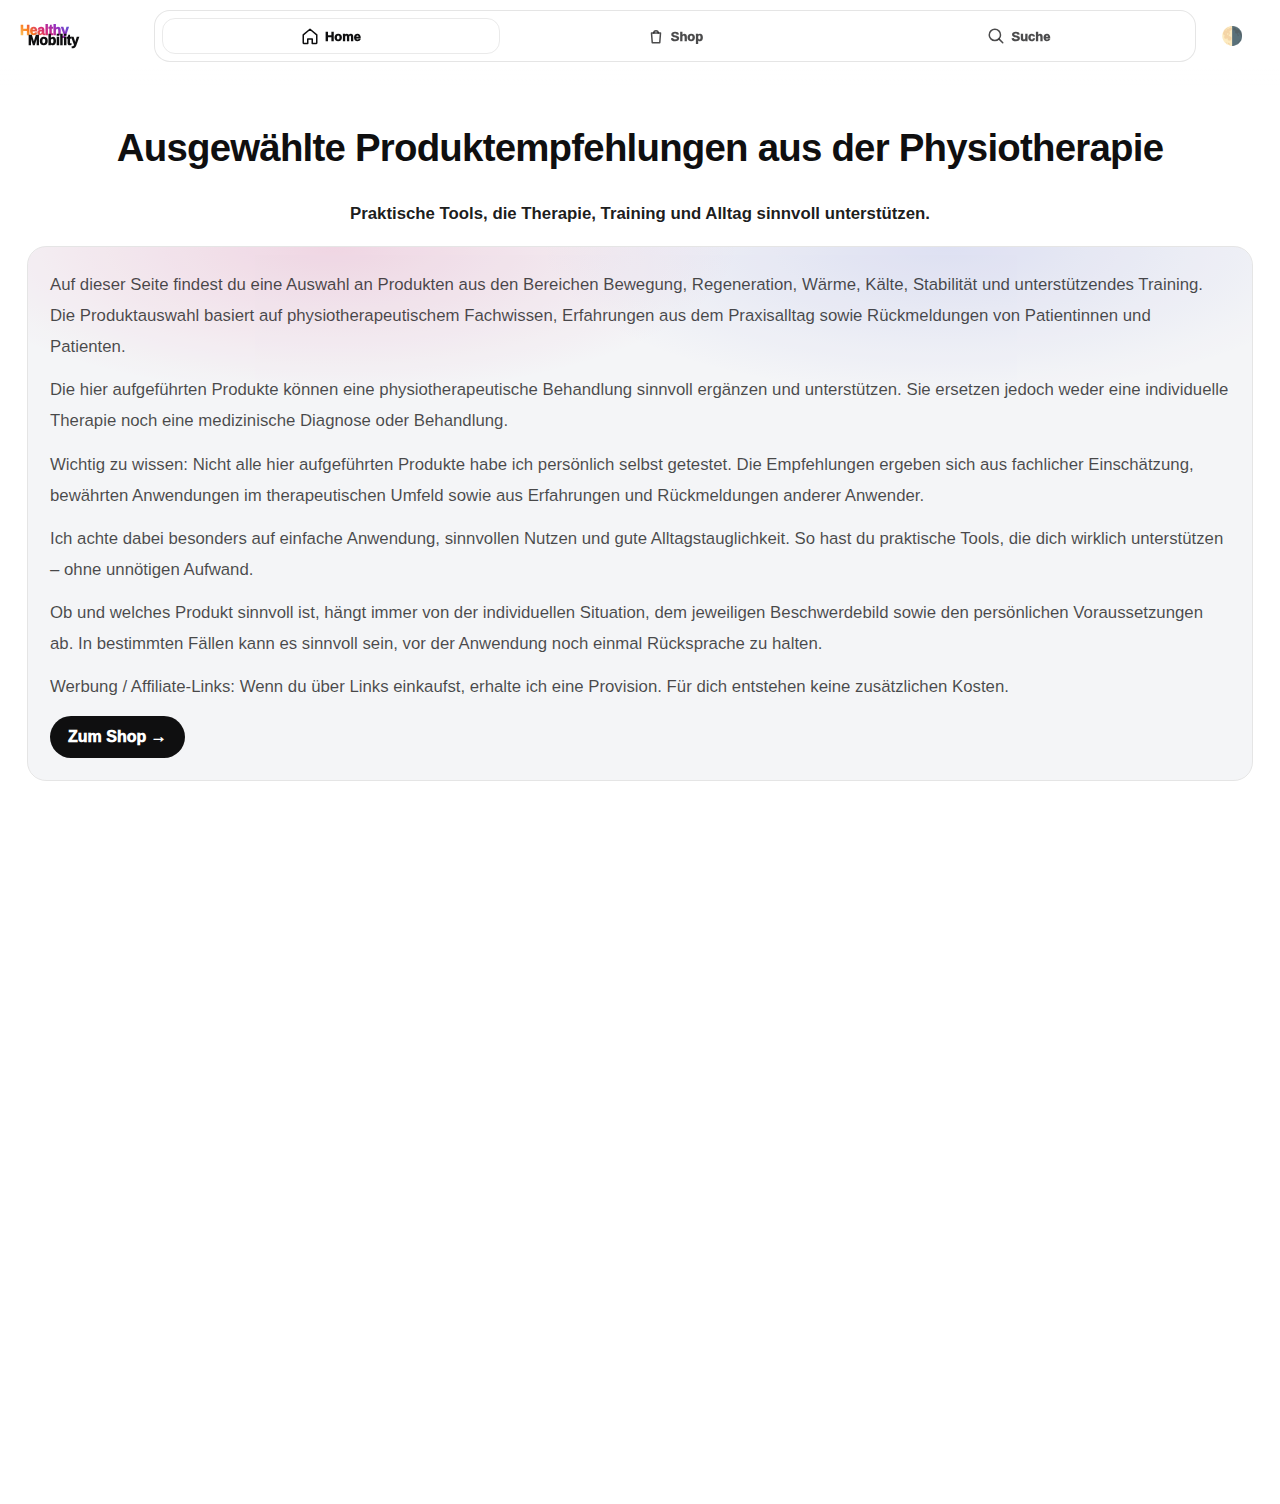
<file: index.html>
<!DOCTYPE html>
<html lang="de">
<head>
  <meta charset="UTF-8" />
  <meta name="viewport" content="width=device-width, initial-scale=1.0, viewport-fit=cover" />
  <link rel="manifest" href="manifest.json">
  <meta name="apple-mobile-web-app-capable" content="yes">
  <meta name="apple-mobile-web-app-status-bar-style" content="black-translucent">
  <meta name="apple-mobile-web-app-title" content="Healthy Mobility">
  <meta name="theme-color" content="#ffffff" id="themeColorMeta">
  <title>Healthy Mobility – Home</title>

  <script defer data-domain="healthymovement-21.github.io" src="https://plausible.io/js/script.js"></script>
  <link rel="stylesheet" href="style.css?v=20260216r">
</head>

<body class="has-top-nav">
  <!-- Search overlay (opens from bottom search icon) -->
  <div class="overlay" id="searchOverlay" aria-hidden="true">
    <div class="overlay-panel">
      <div class="overlay-top">
        <input id="overlayInput" type="search" placeholder="Produkt suchen…" autocomplete="off">
        <button id="overlayClose" type="button">Schließen</button>
      </div>
      <div class="suggest" id="suggestList"></div>
    </div>
  </div>

  <div class="top-nav" role="navigation" aria-label="Top Navigation">
    <div class="row">
      <a class="brand-floating" href="index.html" onclick="track('brand_click','home')"><span class="glow">Healthy</span><span>Mobility</span></a>
      <div class="bar">
      <button class="top-btn active" type="button" onclick="go('index.html')">
        <svg viewBox="0 0 24 24" fill="none" aria-hidden="true">
          <path d="M3 10.5L12 3l9 7.5V21a1 1 0 0 1-1 1h-5v-6H9v6H4a1 1 0 0 1-1-1V10.5Z" stroke="currentColor" stroke-width="2" stroke-linejoin="round"/>
        </svg>
        <span>Home</span>
      </button>
      <button class="top-btn" type="button" onclick="go('shop.html')">
        <svg viewBox="0 0 24 24" fill="none" aria-hidden="true">
          <path d="M6 8h12l-1 13H7L6 8Z" stroke="currentColor" stroke-width="2" stroke-linejoin="round"/>
          <path d="M9 8a3 3 0 0 1 6 0" stroke="currentColor" stroke-width="2" stroke-linecap="round"/>
        </svg>
        <span>Shop</span>
      </button>
      <button class="top-btn" type="button" onclick="openOverlay()">
        <svg viewBox="0 0 24 24" fill="none" aria-hidden="true">
          <path d="M10.5 18a7.5 7.5 0 1 1 0-15 7.5 7.5 0 0 1 0 15Z" stroke="currentColor" stroke-width="2"/>
          <path d="M16.2 16.2 21 21" stroke="currentColor" stroke-width="2" stroke-linecap="round"/>
        </svg>
        <span>Suche</span>
      </button>
      </div>
      <button class="top-btn theme-btn" id="themeBtn" type="button" aria-label="Theme wechseln">🌗</button>
    </div>
  </div>


  <main class="page">
    <h1>Ausgewählte Produktempfehlungen aus der Physiotherapie</h1>
    <p class="hero-sub">Praktische Tools, die Therapie, Training und Alltag sinnvoll unterstützen.</p>

    <div class="card" style="margin-top:18px;">
      <p>
        Auf dieser Seite findest du eine Auswahl an Produkten aus den Bereichen Bewegung,
        Regeneration, Wärme, Kälte, Stabilität und unterstützendes Training.
        Die Produktauswahl basiert auf physiotherapeutischem Fachwissen,
        Erfahrungen aus dem Praxisalltag sowie Rückmeldungen von Patientinnen und Patienten.
      </p>

      <p>
        Die hier aufgeführten Produkte können eine physiotherapeutische Behandlung sinnvoll
        ergänzen und unterstützen. Sie ersetzen jedoch weder eine individuelle Therapie
        noch eine medizinische Diagnose oder Behandlung.
      </p>

      <p>
        Wichtig zu wissen: Nicht alle hier aufgeführten Produkte habe ich persönlich selbst getestet.
        Die Empfehlungen ergeben sich aus fachlicher Einschätzung,
        bewährten Anwendungen im therapeutischen Umfeld
        sowie aus Erfahrungen und Rückmeldungen anderer Anwender.
      </p>

      <p>
        Ich achte dabei besonders auf einfache Anwendung, sinnvollen Nutzen und gute Alltagstauglichkeit.
        So hast du praktische Tools, die dich wirklich unterstützen – ohne unnötigen Aufwand.
      </p>

      <p>
        Ob und welches Produkt sinnvoll ist, hängt immer von der individuellen Situation,
        dem jeweiligen Beschwerdebild sowie den persönlichen Voraussetzungen ab.
        In bestimmten Fällen kann es sinnvoll sein,
        vor der Anwendung noch einmal Rücksprache zu halten.
      </p>

      <p>
        Werbung / Affiliate-Links: Wenn du über Links einkaufst, erhalte ich eine Provision.
        Für dich entstehen keine zusätzlichen Kosten.
      </p>

      <div class="cta-row">
        <a class="cta" href="shop.html" onclick="track('nav_shop','home_cta')">Zum Shop →</a>
      </div>
    </div>

    <div class="card" style="margin-top:18px;">
      <p>
        Tipp: Nutze Produkte nie nach dem Motto „viel hilft viel“. Gerade bei Wärme/Kälte,
        Bandagen oder intensiver Selbstbehandlung gilt: dosiert, individuell und sinnvoll einsetzen.
        Wenn du dir unsicher bist, klären wir lieber kurz ab, was bei deiner Situation wirklich passt.
      </p>
      <p>
        Ziel ist nicht „mehr kaufen“, sondern die passenden Tools zu haben, um Therapie, Training und Alltag
        besser zu unterstützen – ohne unnötigen Quatsch.
      </p>
    </div>

    <div class="card" style="margin-top:18px;">
      <p><strong>Beliebte Empfehlungen</strong></p>
      <p>
        Hier siehst du automatisch die Produkte, die am häufigsten angeklickt wurden.
        (Die Klicks werden lokal im Browser gespeichert.)
      </p>
      <div id="popularList"></div>
    </div>

    <section class="hub-section">
      <h2>Mehr Inhalte & Angebote</h2>
      <div class="hub-grid">
        <a class="hub-card" href="blog.html" onclick="track('nav_blog','home_hub')">
          <div class="kicker">Wissen</div>
          <h3>Blog & Reha-Artikel</h3>
          <p>
            Fachliche Beiträge aus der Physiotherapie, z. B. zur Rehabilitation nach Kreuzbandverletzung,
            Training im Aufbau und konkrete Alltagstipps.
          </p>
          <span>Zum Blog ansehen →</span>
        </a>
        <a class="hub-card" href="coaching.html" onclick="track('nav_coaching','home_hub')">
          <div class="kicker">Betreuung</div>
          <h3>Personal Coaching</h3>
          <p>
            Individuelle Begleitung für Training, Reha und nachhaltige Belastungssteuerung.
            Inhalte, Ablauf und Anfrage findest du auf der Coaching-Seite.
          </p>
          <span>Coaching ansehen →</span>
        </a>
      </div>
    </section>

    <!-- Impressum/Datenschutz nur hier -->
    <div class="footer">
      <a href="blog.html" onclick="track('nav_blog','home_footer')">Blog</a> ·
      <a href="coaching.html" onclick="track('nav_coaching','home_footer')">Coaching</a> ·
      <a href="impressum.html" onclick="track('nav_impressum','home_footer')">Impressum</a> ·
      <a href="datenschutz.html" onclick="track('nav_datenschutz','home_footer')">Datenschutz</a>
      <div style="margin-top:10px;">Hinweis: Die Inhalte stellen keine medizinische Beratung dar.</div>
    </div>
  </main>

  <!-- Bottom Nav -->
  <div class="bottom-nav" role="navigation" aria-label="Bottom Navigation">
    <div class="bar">
      <button class="nav-btn active" type="button" onclick="go('index.html')">
        <svg viewBox="0 0 24 24" fill="none" aria-hidden="true">
          <path d="M3 10.5L12 3l9 7.5V21a1 1 0 0 1-1 1h-5v-6H9v6H4a1 1 0 0 1-1-1V10.5Z"
                stroke="currentColor" stroke-width="2" stroke-linejoin="round"/>
        </svg>
        <div style="font-size:11px;">Home</div>
      </button>

      <button class="nav-btn" type="button" onclick="go('shop.html')">
        <svg viewBox="0 0 24 24" fill="none" aria-hidden="true">
          <path d="M6 8h12l-1 13H7L6 8Z" stroke="currentColor" stroke-width="2" stroke-linejoin="round"/>
          <path d="M9 8a3 3 0 0 1 6 0" stroke="currentColor" stroke-width="2" stroke-linecap="round"/>
        </svg>
        <div style="font-size:11px;">Shop</div>
      </button>

      <!-- SEARCH opens overlay, not scroll -->
      <button class="nav-btn" type="button" id="openSearchBtn">
        <svg viewBox="0 0 24 24" fill="none" aria-hidden="true">
          <path d="M10.5 18a7.5 7.5 0 1 1 0-15 7.5 7.5 0 0 1 0 15Z" stroke="currentColor" stroke-width="2"/>
          <path d="M16.2 16.2 21 21" stroke="currentColor" stroke-width="2" stroke-linecap="round"/>
        </svg>
        <div style="font-size:11px;">Suche</div>
      </button>
    </div>
  </div>

  <script>
    function track(eventName, label){
      try{ if (window.plausible) window.plausible(eventName, { props:{ label } }); }catch(e){}
    }
    function go(url){ window.location.href = url; }

    const themeMeta = document.querySelector('meta[name="theme-color"][id="themeColorMeta"]');
    function setThemeMeta(){
      if (!themeMeta) return;
      const cur = document.documentElement.getAttribute("data-theme") || "dark";
      themeMeta.setAttribute("content", cur === "light" ? "#ffffff" : "#12151b");
    }

    // Theme ALWAYS top-right
    const root = document.documentElement;
    const saved = localStorage.getItem("theme");
    if (saved) root.setAttribute("data-theme", saved);
    else {
      const prefersLight = window.matchMedia && window.matchMedia("(prefers-color-scheme: light)").matches;
      root.setAttribute("data-theme", prefersLight ? "light" : "dark");
    }
    document.getElementById("themeBtn").addEventListener("click", () => {
      const cur = root.getAttribute("data-theme") || "dark";
      const next = cur === "dark" ? "light" : "dark";
      root.setAttribute("data-theme", next);
      localStorage.setItem("theme", next);
      track("theme_toggle", next);
      setThemeMeta();
    });
    setThemeMeta();

    // Products catalog for overlay search
    const products = [
      { name:"Massagepistole", id:"massagepistole", price:"25,99 €" },
      { name:"Moorkissen", id:"moorkissen", price:"29,89 €" },
      { name:"Knie-Kühlpack", id:"knie-kuehlpack", price:"17,89 €" },
      { name:"Retterspitz", id:"retterspitz", price:"26,14 €" },
      { name:"MacDavid Bandage", id:"macdavid-bandage", price:"44,95 €" },
      { name:"Leukotape", id:"leukotape", price:"9,99 €" },
      { name:"Laufband", id:"laufband", price:"94,99 €" },
      { name:"Thrombosestrumpf", id:"thrombosestrumpf", price:"26,90 €" },
      { name:"Wärmemessgerät", id:"waermemessgeraet", price:"16,14 €" },
      { name:"Aloe-Vera-Gel", id:"aloe-vera-gel", price:"6,30 €" },
      { name:"Lymphmaßband", id:"lymphmassband", price:"20,09 €" },
      { name:"Elektrischer Shaker", id:"elektrischer-shaker", price:"19,54 €" },
      { name:"BAUERFEIND Fußbandage", id:"bauerfeind-fussbandage", price:"47,43 €" },
      { name:"BAUERFEIND Armbandage", id:"bauerfeind-armbandage", price:"35,20 €" }
    ];

    // Overlay Search
    const overlay = document.getElementById("searchOverlay");
    const openSearchBtn = document.getElementById("openSearchBtn");
    const overlayInput = document.getElementById("overlayInput");
    const overlayClose = document.getElementById("overlayClose");
    const suggestList = document.getElementById("suggestList");

    function openOverlay(){
      overlay.classList.add("open");
      overlay.setAttribute("aria-hidden","false");
      overlayInput.value = "";
      renderSuggest("");
      setTimeout(()=> overlayInput.focus(), 50);
      track("search_overlay_open","home");
    }
    function closeOverlay(){
      overlay.classList.remove("open");
      overlay.setAttribute("aria-hidden","true");
      track("search_overlay_close","home");
    }
    function renderSuggest(q){
      const query = (q||"").trim().toLowerCase();
      if (!query){
        suggestList.innerHTML = "";
        suggestList.style.display = "none";
        return;
      }
      const results = products
        .filter(p => p.name.toLowerCase().includes(query))
        .slice(0, 10);

      if (results.length === 0){
        suggestList.innerHTML = "";
        suggestList.style.display = "none";
        return;
      }
      suggestList.style.display = "grid";
      suggestList.innerHTML = results.map(p => `
        <a href="shop.html#${p.id}" onclick="track('search_select','${p.name}')">
          <span class="name">${p.name}</span>
          <span class="meta">${p.price}</span>
        </a>
      `).join("");
    }

    openSearchBtn.addEventListener("click", openOverlay);
    overlayClose.addEventListener("click", closeOverlay);
    overlay.addEventListener("click", (e)=>{ if(e.target === overlay) closeOverlay(); });
    document.addEventListener("keydown",(e)=>{ if(e.key==="Escape") closeOverlay(); });

    overlayInput.addEventListener("input", ()=> renderSuggest(overlayInput.value));

    // Popular list
    const productLinks = products.reduce((acc,p)=>{ acc[p.name]={url:`shop.html#${p.id}`}; return acc; },{});

    function getClickCounts(){
      try{
        const raw = localStorage.getItem("hm_clicks_v1");
        return raw ? JSON.parse(raw) : {};
      }catch(e){ return {}; }
    }
    function renderPopular(){
      const host = document.getElementById("popularList");
      const counts = getClickCounts();

      const items = Object.keys(productLinks).map(name => ({
        name,
        count: counts[name] || 0,
        url: productLinks[name].url
      })).sort((a,b) => b.count - a.count);

      const top = items.filter(i => i.count > 0).slice(0, 6);

      if (top.length === 0){
        host.innerHTML = `<div class="cta-row"><a class="cta" href="shop.html">Noch keine Klicks → Shop öffnen</a></div>`;
        return;
      }

      host.innerHTML = top.map(i => `
        <div style="margin-top:10px;">
          <a class="cta" href="${i.url}">${i.name} (${i.count} Klicks)</a>
        </div>
      `).join("");
    }
    renderPopular();

    function initScrollReveal(){
      const targets = Array.from(document.querySelectorAll("h1, .hero-sub, .card, .footer"));
      if (!("IntersectionObserver" in window)){
        targets.forEach(el => el.classList.add("is-visible"));
        return;
      }
      targets.forEach(el => el.classList.add("scroll-reveal"));
      const io = new IntersectionObserver((entries)=>{
        entries.forEach(entry => {
          entry.target.classList.toggle("is-visible", entry.isIntersecting);
        });
      }, { threshold: 0.18, rootMargin: "0px 0px -8% 0px" });
      targets.forEach(el => io.observe(el));
    }
    initScrollReveal();

    function initMobileSwipe(){
      const mq = window.matchMedia("(max-width: 900px)");
      if (!mq.matches) return;
      let startX = 0, startY = 0, tracking = false;
      document.addEventListener("touchstart", (e)=>{
        if (e.touches.length !== 1) return;
        const ov = document.getElementById("searchOverlay");
        if (ov && ov.classList.contains("open")) return;
        const t = e.touches[0];
        startX = t.clientX; startY = t.clientY; tracking = true;
      }, { passive:true });
      document.addEventListener("touchmove", (e)=>{
        if (!tracking) return;
        const t = e.touches[0];
        const dx = t.clientX - startX;
        const dy = t.clientY - startY;
        if (Math.abs(dx) > 70 && Math.abs(dy) < 35){
          tracking = false;
          if (dx < 0) go("shop.html");
        }
      }, { passive:true });
      document.addEventListener("touchend", ()=>{ tracking = false; }, { passive:true });
    }
    initMobileSwipe();

  </script>
</body>
</html>
</file>
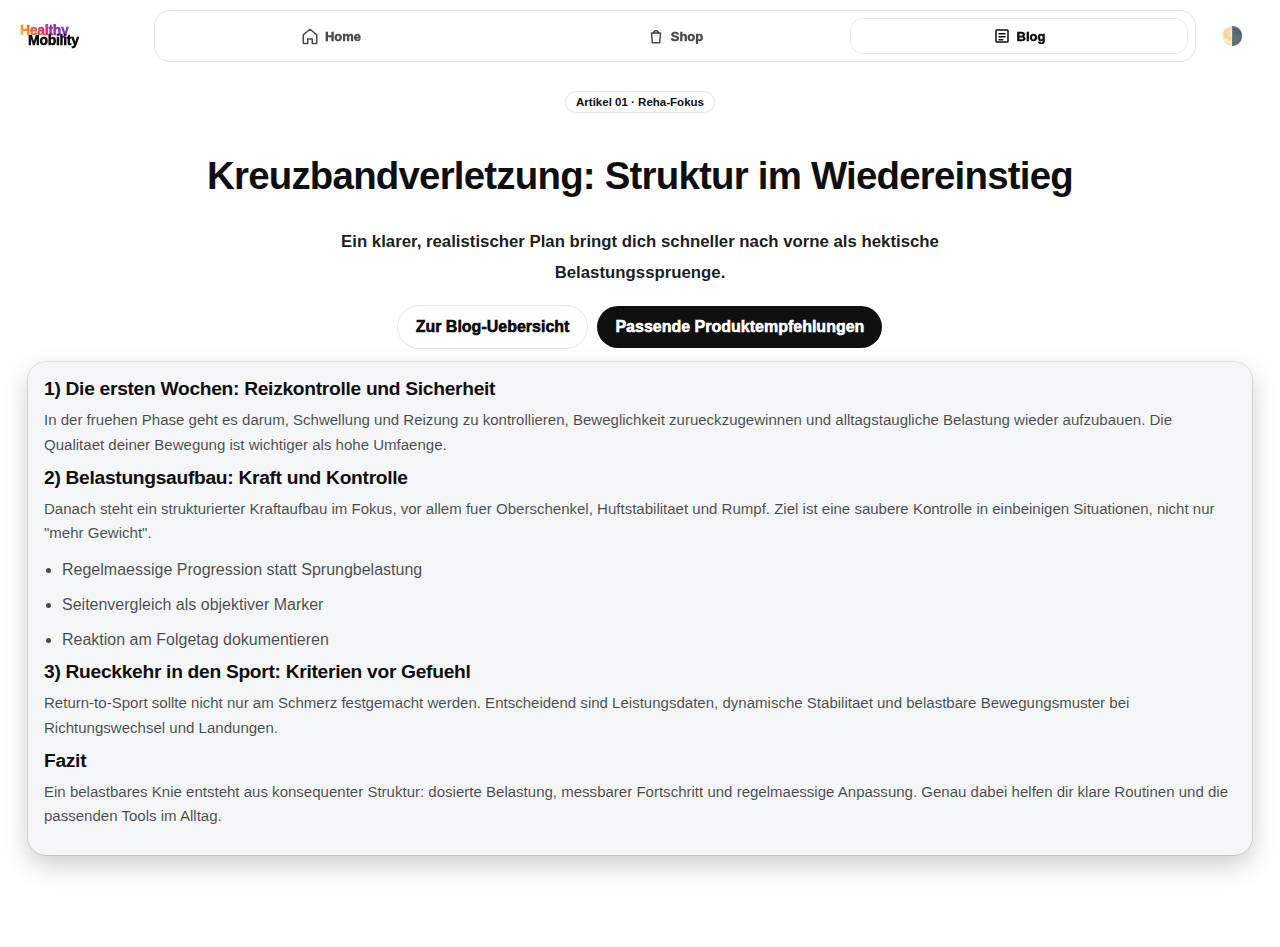
<file: blog-kreuzband.html>
<!DOCTYPE html>
<html lang="de">
<head>
  <meta charset="UTF-8" />
  <meta name="viewport" content="width=device-width, initial-scale=1.0, viewport-fit=cover" />
  <link rel="manifest" href="manifest.json">
  <meta name="apple-mobile-web-app-capable" content="yes">
  <meta name="apple-mobile-web-app-status-bar-style" content="black-translucent">
  <meta name="apple-mobile-web-app-title" content="Healthy Mobility">
  <meta name="theme-color" content="#ffffff" id="themeColorMeta">
  <title>Healthy Mobility – Kreuzbandartikel</title>

  <script defer data-domain="healthymovement-21.github.io" src="https://plausible.io/js/script.js"></script>
  <link rel="stylesheet" href="style.css?v=20260216r">
</head>

<body class="has-top-nav big-layout">
  <div class="top-nav" role="navigation" aria-label="Top Navigation">
    <div class="row">
      <a class="brand-floating" href="index.html" onclick="track('brand_click','blog_article_1')"><span class="glow">Healthy</span><span>Mobility</span></a>
      <div class="bar">
        <button class="top-btn" type="button" onclick="go('index.html')">
          <svg viewBox="0 0 24 24" fill="none" aria-hidden="true">
            <path d="M3 10.5L12 3l9 7.5V21a1 1 0 0 1-1 1h-5v-6H9v6H4a1 1 0 0 1-1-1V10.5Z" stroke="currentColor" stroke-width="2" stroke-linejoin="round"/>
          </svg>
          <span>Home</span>
        </button>
        <button class="top-btn" type="button" onclick="go('shop.html')">
          <svg viewBox="0 0 24 24" fill="none" aria-hidden="true">
            <path d="M6 8h12l-1 13H7L6 8Z" stroke="currentColor" stroke-width="2" stroke-linejoin="round"/>
            <path d="M9 8a3 3 0 0 1 6 0" stroke="currentColor" stroke-width="2" stroke-linecap="round"/>
          </svg>
          <span>Shop</span>
        </button>
        <button class="top-btn active" type="button" onclick="go('blog.html')">
          <svg viewBox="0 0 24 24" fill="none" aria-hidden="true">
            <path d="M5 4h14a1 1 0 0 1 1 1v14a1 1 0 0 1-1 1H5a1 1 0 0 1-1-1V5a1 1 0 0 1 1-1Z" stroke="currentColor" stroke-width="2"/>
            <path d="M8 9h8M8 13h8M8 17h5" stroke="currentColor" stroke-width="2" stroke-linecap="round"/>
          </svg>
          <span>Blog</span>
        </button>
      </div>
      <button class="top-btn theme-btn" id="themeBtn" type="button" aria-label="Theme wechseln">🌗</button>
    </div>
  </div>

  <main class="page">
    <div class="product-detail-head scroll-reveal">
      <div class="meta-chip">Artikel 01 · Reha-Fokus</div>
      <h1>Kreuzbandverletzung: Struktur im Wiedereinstieg</h1>
      <p class="hero-sub">Ein klarer, realistischer Plan bringt dich schneller nach vorne als hektische Belastungsspruenge.</p>
      <div class="cta-row" style="justify-content:center;">
        <a class="cta ghost" href="blog.html">Zur Blog-Uebersicht</a>
        <a class="cta" href="shop.html">Passende Produktempfehlungen</a>
      </div>
    </div>

    <article class="article-full scroll-reveal">
      <h3>1) Die ersten Wochen: Reizkontrolle und Sicherheit</h3>
      <p>
        In der fruehen Phase geht es darum, Schwellung und Reizung zu kontrollieren, Beweglichkeit zurueckzugewinnen
        und alltagstaugliche Belastung wieder aufzubauen. Die Qualitaet deiner Bewegung ist wichtiger als hohe Umfaenge.
      </p>

      <h3>2) Belastungsaufbau: Kraft und Kontrolle</h3>
      <p>
        Danach steht ein strukturierter Kraftaufbau im Fokus, vor allem fuer Oberschenkel, Huftstabilitaet und Rumpf.
        Ziel ist eine saubere Kontrolle in einbeinigen Situationen, nicht nur "mehr Gewicht".
      </p>
      <ul class="checklist">
        <li>Regelmaessige Progression statt Sprungbelastung</li>
        <li>Seitenvergleich als objektiver Marker</li>
        <li>Reaktion am Folgetag dokumentieren</li>
      </ul>

      <h3>3) Rueckkehr in den Sport: Kriterien vor Gefuehl</h3>
      <p>
        Return-to-Sport sollte nicht nur am Schmerz festgemacht werden. Entscheidend sind Leistungsdaten,
        dynamische Stabilitaet und belastbare Bewegungsmuster bei Richtungswechsel und Landungen.
      </p>

      <h3>Fazit</h3>
      <p>
        Ein belastbares Knie entsteht aus konsequenter Struktur: dosierte Belastung, messbarer Fortschritt und
        regelmaessige Anpassung. Genau dabei helfen dir klare Routinen und die passenden Tools im Alltag.
      </p>
    </article>

    <div class="footer">
      <a href="blog-rueckkehr.html">Naechster Artikel</a> ·
      <a href="coaching.html">Personal Coaching</a> ·
      <a href="impressum.html">Impressum</a> ·
      <a href="datenschutz.html">Datenschutz</a>
    </div>
  </main>

  <script>
    function track(eventName, label){
      try{ if (window.plausible) window.plausible(eventName, { props:{ label } }); }catch(e){}
    }
    function go(url){ window.location.assign(url); }

    const themeMeta = document.querySelector('meta[name="theme-color"][id="themeColorMeta"]');
    function setThemeMeta(){
      if (!themeMeta) return;
      const cur = document.documentElement.getAttribute("data-theme") || "dark";
      themeMeta.setAttribute("content", cur === "light" ? "#ffffff" : "#12151b");
    }
    const root = document.documentElement;
    const saved = localStorage.getItem("theme");
    if (saved) root.setAttribute("data-theme", saved);
    else {
      const prefersLight = window.matchMedia && window.matchMedia("(prefers-color-scheme: light)").matches;
      root.setAttribute("data-theme", prefersLight ? "light" : "dark");
    }
    document.getElementById("themeBtn").addEventListener("click", () => {
      const cur = root.getAttribute("data-theme") || "dark";
      const next = cur === "dark" ? "light" : "dark";
      root.setAttribute("data-theme", next);
      localStorage.setItem("theme", next);
      track("theme_toggle", next);
      setThemeMeta();
    });
    setThemeMeta();

    function initScrollReveal(){
      const targets = Array.from(document.querySelectorAll(".scroll-reveal, .footer"));
      if (!("IntersectionObserver" in window)){
        targets.forEach(el => el.classList.add("is-visible"));
        return;
      }
      targets.forEach(el => el.classList.add("scroll-reveal"));
      const io = new IntersectionObserver((entries)=>{
        entries.forEach(entry => entry.target.classList.toggle("is-visible", entry.isIntersecting));
      }, { threshold: 0.16, rootMargin: "0px 0px -8% 0px" });
      targets.forEach(el => io.observe(el));
    }
    initScrollReveal();
  </script>
</body>
</html>
</file>
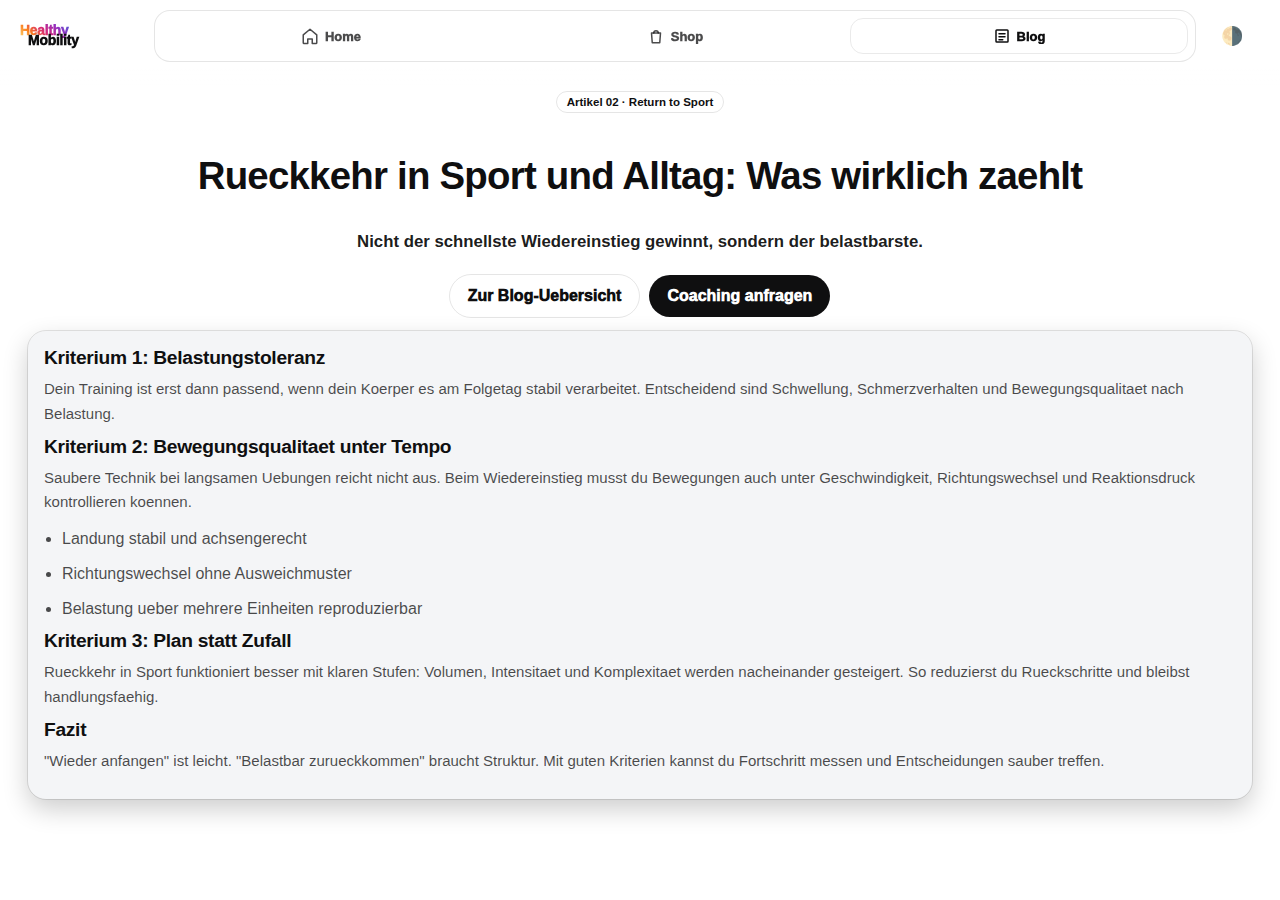
<file: blog-rueckkehr.html>
<!DOCTYPE html>
<html lang="de">
<head>
  <meta charset="UTF-8" />
  <meta name="viewport" content="width=device-width, initial-scale=1.0, viewport-fit=cover" />
  <link rel="manifest" href="manifest.json">
  <meta name="apple-mobile-web-app-capable" content="yes">
  <meta name="apple-mobile-web-app-status-bar-style" content="black-translucent">
  <meta name="apple-mobile-web-app-title" content="Healthy Mobility">
  <meta name="theme-color" content="#ffffff" id="themeColorMeta">
  <title>Healthy Mobility – Rueckkehr in Sport</title>

  <script defer data-domain="healthymovement-21.github.io" src="https://plausible.io/js/script.js"></script>
  <link rel="stylesheet" href="style.css?v=20260216r">
</head>

<body class="has-top-nav big-layout">
  <div class="top-nav" role="navigation" aria-label="Top Navigation">
    <div class="row">
      <a class="brand-floating" href="index.html" onclick="track('brand_click','blog_article_2')"><span class="glow">Healthy</span><span>Mobility</span></a>
      <div class="bar">
        <button class="top-btn" type="button" onclick="go('index.html')">
          <svg viewBox="0 0 24 24" fill="none" aria-hidden="true">
            <path d="M3 10.5L12 3l9 7.5V21a1 1 0 0 1-1 1h-5v-6H9v6H4a1 1 0 0 1-1-1V10.5Z" stroke="currentColor" stroke-width="2" stroke-linejoin="round"/>
          </svg>
          <span>Home</span>
        </button>
        <button class="top-btn" type="button" onclick="go('shop.html')">
          <svg viewBox="0 0 24 24" fill="none" aria-hidden="true">
            <path d="M6 8h12l-1 13H7L6 8Z" stroke="currentColor" stroke-width="2" stroke-linejoin="round"/>
            <path d="M9 8a3 3 0 0 1 6 0" stroke="currentColor" stroke-width="2" stroke-linecap="round"/>
          </svg>
          <span>Shop</span>
        </button>
        <button class="top-btn active" type="button" onclick="go('blog.html')">
          <svg viewBox="0 0 24 24" fill="none" aria-hidden="true">
            <path d="M5 4h14a1 1 0 0 1 1 1v14a1 1 0 0 1-1 1H5a1 1 0 0 1-1-1V5a1 1 0 0 1 1-1Z" stroke="currentColor" stroke-width="2"/>
            <path d="M8 9h8M8 13h8M8 17h5" stroke="currentColor" stroke-width="2" stroke-linecap="round"/>
          </svg>
          <span>Blog</span>
        </button>
      </div>
      <button class="top-btn theme-btn" id="themeBtn" type="button" aria-label="Theme wechseln">🌗</button>
    </div>
  </div>

  <main class="page">
    <div class="product-detail-head scroll-reveal">
      <div class="meta-chip">Artikel 02 · Return to Sport</div>
      <h1>Rueckkehr in Sport und Alltag: Was wirklich zaehlt</h1>
      <p class="hero-sub">Nicht der schnellste Wiedereinstieg gewinnt, sondern der belastbarste.</p>
      <div class="cta-row" style="justify-content:center;">
        <a class="cta ghost" href="blog.html">Zur Blog-Uebersicht</a>
        <a class="cta" href="coaching.html">Coaching anfragen</a>
      </div>
    </div>

    <article class="article-full scroll-reveal">
      <h3>Kriterium 1: Belastungstoleranz</h3>
      <p>
        Dein Training ist erst dann passend, wenn dein Koerper es am Folgetag stabil verarbeitet.
        Entscheidend sind Schwellung, Schmerzverhalten und Bewegungsqualitaet nach Belastung.
      </p>

      <h3>Kriterium 2: Bewegungsqualitaet unter Tempo</h3>
      <p>
        Saubere Technik bei langsamen Uebungen reicht nicht aus. Beim Wiedereinstieg musst du Bewegungen auch
        unter Geschwindigkeit, Richtungswechsel und Reaktionsdruck kontrollieren koennen.
      </p>
      <ul class="checklist">
        <li>Landung stabil und achsengerecht</li>
        <li>Richtungswechsel ohne Ausweichmuster</li>
        <li>Belastung ueber mehrere Einheiten reproduzierbar</li>
      </ul>

      <h3>Kriterium 3: Plan statt Zufall</h3>
      <p>
        Rueckkehr in Sport funktioniert besser mit klaren Stufen: Volumen, Intensitaet und Komplexitaet
        werden nacheinander gesteigert. So reduzierst du Rueckschritte und bleibst handlungsfaehig.
      </p>

      <h3>Fazit</h3>
      <p>
        "Wieder anfangen" ist leicht. "Belastbar zurueckkommen" braucht Struktur. Mit guten Kriterien
        kannst du Fortschritt messen und Entscheidungen sauber treffen.
      </p>
    </article>

    <div class="footer">
      <a href="blog-kreuzband.html">Vorheriger Artikel</a> ·
      <a href="shop.html">Shop</a> ·
      <a href="impressum.html">Impressum</a> ·
      <a href="datenschutz.html">Datenschutz</a>
    </div>
  </main>

  <script>
    function track(eventName, label){
      try{ if (window.plausible) window.plausible(eventName, { props:{ label } }); }catch(e){}
    }
    function go(url){ window.location.assign(url); }

    const themeMeta = document.querySelector('meta[name="theme-color"][id="themeColorMeta"]');
    function setThemeMeta(){
      if (!themeMeta) return;
      const cur = document.documentElement.getAttribute("data-theme") || "dark";
      themeMeta.setAttribute("content", cur === "light" ? "#ffffff" : "#12151b");
    }
    const root = document.documentElement;
    const saved = localStorage.getItem("theme");
    if (saved) root.setAttribute("data-theme", saved);
    else {
      const prefersLight = window.matchMedia && window.matchMedia("(prefers-color-scheme: light)").matches;
      root.setAttribute("data-theme", prefersLight ? "light" : "dark");
    }
    document.getElementById("themeBtn").addEventListener("click", () => {
      const cur = root.getAttribute("data-theme") || "dark";
      const next = cur === "dark" ? "light" : "dark";
      root.setAttribute("data-theme", next);
      localStorage.setItem("theme", next);
      track("theme_toggle", next);
      setThemeMeta();
    });
    setThemeMeta();

    function initScrollReveal(){
      const targets = Array.from(document.querySelectorAll(".scroll-reveal, .footer"));
      if (!("IntersectionObserver" in window)){
        targets.forEach(el => el.classList.add("is-visible"));
        return;
      }
      targets.forEach(el => el.classList.add("scroll-reveal"));
      const io = new IntersectionObserver((entries)=>{
        entries.forEach(entry => entry.target.classList.toggle("is-visible", entry.isIntersecting));
      }, { threshold: 0.16, rootMargin: "0px 0px -8% 0px" });
      targets.forEach(el => io.observe(el));
    }
    initScrollReveal();
  </script>
</body>
</html>
</file>
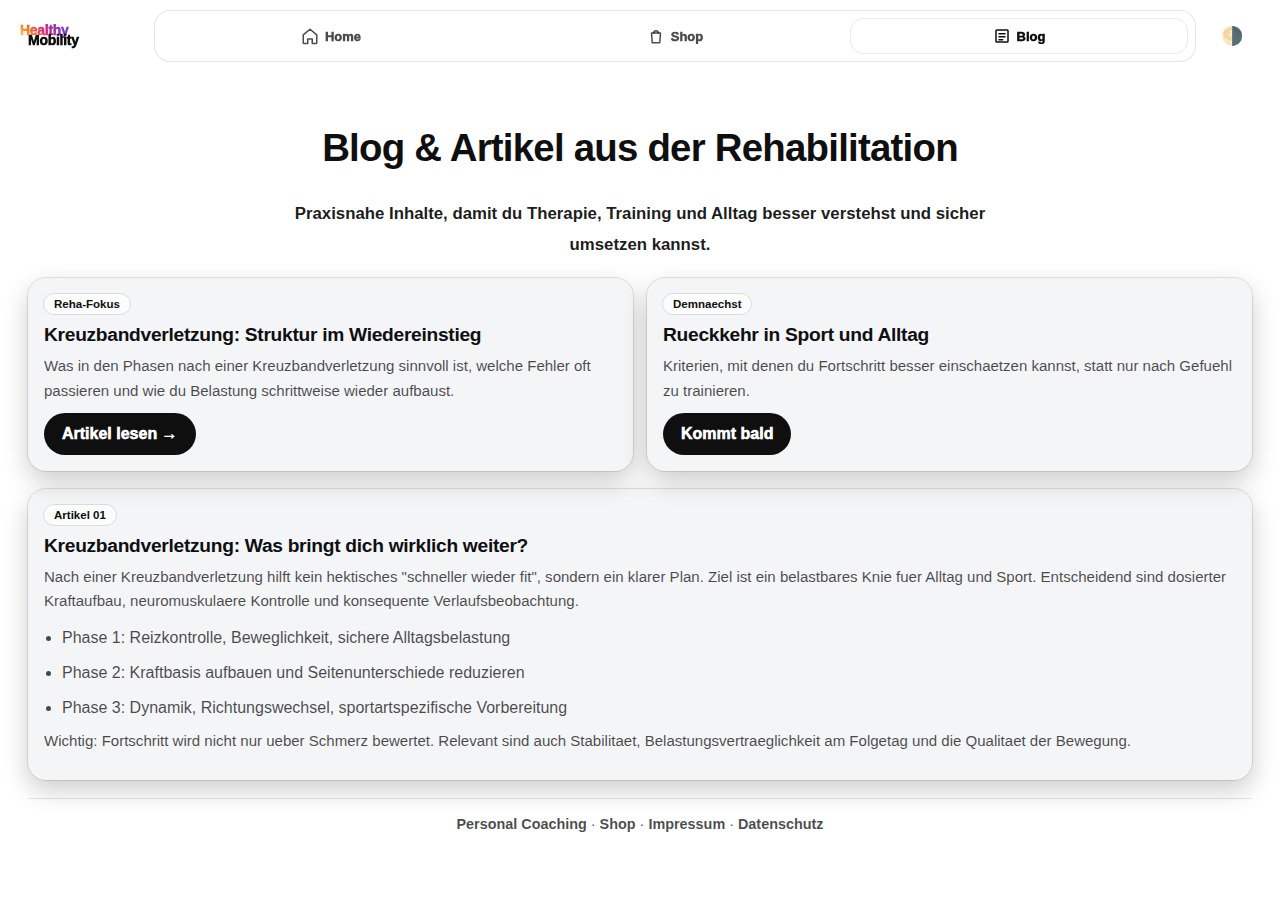
<file: blog.html>
<!DOCTYPE html>
<html lang="de">
<head>
  <meta charset="UTF-8" />
  <meta name="viewport" content="width=device-width, initial-scale=1.0, viewport-fit=cover" />
  <link rel="manifest" href="manifest.json">
  <meta name="apple-mobile-web-app-capable" content="yes">
  <meta name="apple-mobile-web-app-status-bar-style" content="black-translucent">
  <meta name="apple-mobile-web-app-title" content="Healthy Mobility">
  <meta name="theme-color" content="#ffffff" id="themeColorMeta">
  <title>Healthy Mobility – Blog</title>

  <script defer data-domain="healthymovement-21.github.io" src="https://plausible.io/js/script.js"></script>
  <link rel="stylesheet" href="style.css?v=20260216q">
</head>

<body class="has-top-nav big-layout">
  <div class="top-nav" role="navigation" aria-label="Top Navigation">
    <div class="row">
      <a class="brand-floating" href="index.html" onclick="track('brand_click','blog')"><span class="glow">Healthy</span><span>Mobility</span></a>
      <div class="bar">
        <button class="top-btn" type="button" onclick="go('index.html')">
          <svg viewBox="0 0 24 24" fill="none" aria-hidden="true">
            <path d="M3 10.5L12 3l9 7.5V21a1 1 0 0 1-1 1h-5v-6H9v6H4a1 1 0 0 1-1-1V10.5Z" stroke="currentColor" stroke-width="2" stroke-linejoin="round"/>
          </svg>
          <span>Home</span>
        </button>
        <button class="top-btn" type="button" onclick="go('shop.html')">
          <svg viewBox="0 0 24 24" fill="none" aria-hidden="true">
            <path d="M6 8h12l-1 13H7L6 8Z" stroke="currentColor" stroke-width="2" stroke-linejoin="round"/>
            <path d="M9 8a3 3 0 0 1 6 0" stroke="currentColor" stroke-width="2" stroke-linecap="round"/>
          </svg>
          <span>Shop</span>
        </button>
        <button class="top-btn active" type="button" onclick="go('blog.html')">
          <svg viewBox="0 0 24 24" fill="none" aria-hidden="true">
            <path d="M5 4h14a1 1 0 0 1 1 1v14a1 1 0 0 1-1 1H5a1 1 0 0 1-1-1V5a1 1 0 0 1 1-1Z" stroke="currentColor" stroke-width="2"/>
            <path d="M8 9h8M8 13h8M8 17h5" stroke="currentColor" stroke-width="2" stroke-linecap="round"/>
          </svg>
          <span>Blog</span>
        </button>
      </div>
      <button class="top-btn theme-btn" id="themeBtn" type="button" aria-label="Theme wechseln">🌗</button>
    </div>
  </div>

  <main class="page">
    <h1>Blog & Artikel aus der Rehabilitation</h1>
    <p class="hero-sub">Praxisnahe Inhalte, damit du Therapie, Training und Alltag besser verstehst und sicher umsetzen kannst.</p>

    <section class="article-list" style="margin-top:18px;">
      <article class="article-card scroll-reveal">
        <div class="meta-chip">Reha-Fokus</div>
        <h3>Kreuzbandverletzung: Struktur im Wiedereinstieg</h3>
        <p>
          Was in den Phasen nach einer Kreuzbandverletzung sinnvoll ist, welche Fehler oft passieren
          und wie du Belastung schrittweise wieder aufbaust.
        </p>
        <a class="cta" href="#artikel-kreuzband">Artikel lesen →</a>
      </article>

      <article class="article-card scroll-reveal">
        <div class="meta-chip">Demnaechst</div>
        <h3>Rueckkehr in Sport und Alltag</h3>
        <p>
          Kriterien, mit denen du Fortschritt besser einschaetzen kannst, statt nur nach Gefuehl zu trainieren.
        </p>
        <a class="cta" href="#">Kommt bald</a>
      </article>
    </section>

    <article class="article-full scroll-reveal" id="artikel-kreuzband" style="margin-top:18px;">
      <div class="meta-chip">Artikel 01</div>
      <h3>Kreuzbandverletzung: Was bringt dich wirklich weiter?</h3>
      <p>
        Nach einer Kreuzbandverletzung hilft kein hektisches "schneller wieder fit", sondern ein klarer Plan.
        Ziel ist ein belastbares Knie fuer Alltag und Sport. Entscheidend sind dosierter Kraftaufbau,
        neuromuskulaere Kontrolle und konsequente Verlaufsbeobachtung.
      </p>
      <ul class="checklist">
        <li>Phase 1: Reizkontrolle, Beweglichkeit, sichere Alltagsbelastung</li>
        <li>Phase 2: Kraftbasis aufbauen und Seitenunterschiede reduzieren</li>
        <li>Phase 3: Dynamik, Richtungswechsel, sportartspezifische Vorbereitung</li>
      </ul>
      <p>
        Wichtig: Fortschritt wird nicht nur ueber Schmerz bewertet. Relevant sind auch Stabilitaet,
        Belastungsvertraeglichkeit am Folgetag und die Qualitaet der Bewegung.
      </p>
    </article>

    <div class="footer">
      <a href="coaching.html" onclick="track('nav_coaching','blog_footer')">Personal Coaching</a> ·
      <a href="shop.html" onclick="track('nav_shop','blog_footer')">Shop</a> ·
      <a href="impressum.html">Impressum</a> ·
      <a href="datenschutz.html">Datenschutz</a>
    </div>
  </main>

  <script>
    function track(eventName, label){
      try{ if (window.plausible) window.plausible(eventName, { props:{ label } }); }catch(e){}
    }
    function go(url){ window.location.assign(url); }

    const themeMeta = document.querySelector('meta[name="theme-color"][id="themeColorMeta"]');
    function setThemeMeta(){
      if (!themeMeta) return;
      const cur = document.documentElement.getAttribute("data-theme") || "dark";
      themeMeta.setAttribute("content", cur === "light" ? "#ffffff" : "#12151b");
    }
    const root = document.documentElement;
    const saved = localStorage.getItem("theme");
    if (saved) root.setAttribute("data-theme", saved);
    else {
      const prefersLight = window.matchMedia && window.matchMedia("(prefers-color-scheme: light)").matches;
      root.setAttribute("data-theme", prefersLight ? "light" : "dark");
    }
    document.getElementById("themeBtn").addEventListener("click", () => {
      const cur = root.getAttribute("data-theme") || "dark";
      const next = cur === "dark" ? "light" : "dark";
      root.setAttribute("data-theme", next);
      localStorage.setItem("theme", next);
      track("theme_toggle", next);
      setThemeMeta();
    });
    setThemeMeta();

    function initScrollReveal(){
      const targets = Array.from(document.querySelectorAll("h1, .hero-sub, .article-card, .article-full, .footer"));
      if (!("IntersectionObserver" in window)){
        targets.forEach(el => el.classList.add("is-visible"));
        return;
      }
      targets.forEach(el => el.classList.add("scroll-reveal"));
      const io = new IntersectionObserver((entries)=>{
        entries.forEach(entry => entry.target.classList.toggle("is-visible", entry.isIntersecting));
      }, { threshold: 0.18, rootMargin: "0px 0px -8% 0px" });
      targets.forEach(el => io.observe(el));
    }
    initScrollReveal();
  </script>
</body>
</html>
</file>
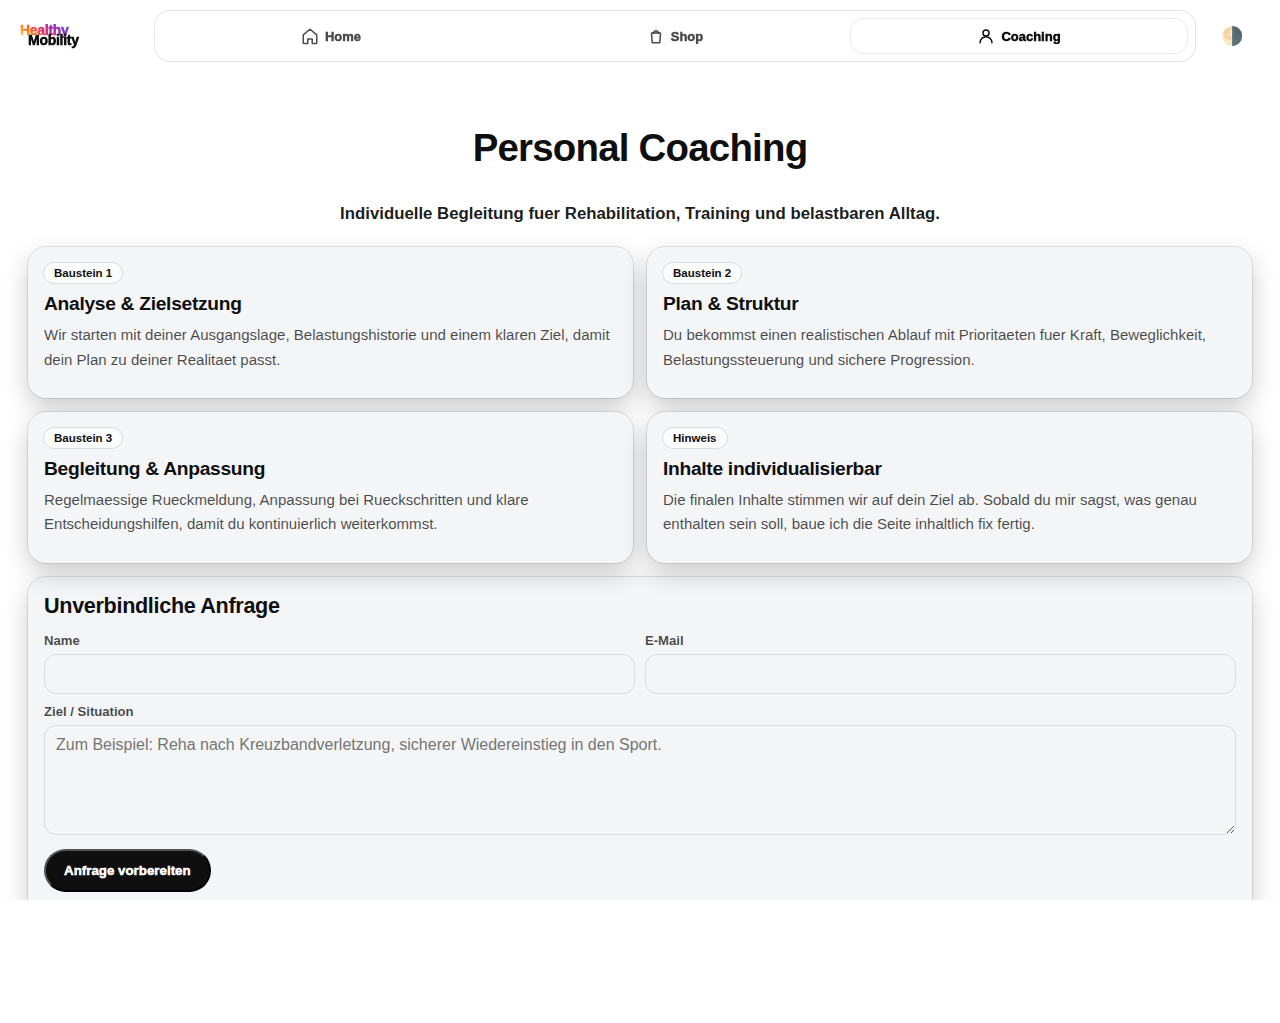
<file: coaching.html>
<!DOCTYPE html>
<html lang="de">
<head>
  <meta charset="UTF-8" />
  <meta name="viewport" content="width=device-width, initial-scale=1.0, viewport-fit=cover" />
  <link rel="manifest" href="manifest.json">
  <meta name="apple-mobile-web-app-capable" content="yes">
  <meta name="apple-mobile-web-app-status-bar-style" content="black-translucent">
  <meta name="apple-mobile-web-app-title" content="Healthy Mobility">
  <meta name="theme-color" content="#ffffff" id="themeColorMeta">
  <title>Healthy Mobility – Personal Coaching</title>

  <script defer data-domain="healthymovement-21.github.io" src="https://plausible.io/js/script.js"></script>
  <link rel="stylesheet" href="style.css?v=20260216r">
</head>

<body class="has-top-nav big-layout">
  <div class="top-nav" role="navigation" aria-label="Top Navigation">
    <div class="row">
      <a class="brand-floating" href="index.html" onclick="track('brand_click','coaching')"><span class="glow">Healthy</span><span>Mobility</span></a>
      <div class="bar">
        <button class="top-btn" type="button" onclick="go('index.html')">
          <svg viewBox="0 0 24 24" fill="none" aria-hidden="true">
            <path d="M3 10.5L12 3l9 7.5V21a1 1 0 0 1-1 1h-5v-6H9v6H4a1 1 0 0 1-1-1V10.5Z" stroke="currentColor" stroke-width="2" stroke-linejoin="round"/>
          </svg>
          <span>Home</span>
        </button>
        <button class="top-btn" type="button" onclick="go('shop.html')">
          <svg viewBox="0 0 24 24" fill="none" aria-hidden="true">
            <path d="M6 8h12l-1 13H7L6 8Z" stroke="currentColor" stroke-width="2" stroke-linejoin="round"/>
            <path d="M9 8a3 3 0 0 1 6 0" stroke="currentColor" stroke-width="2" stroke-linecap="round"/>
          </svg>
          <span>Shop</span>
        </button>
        <button class="top-btn active" type="button" onclick="go('coaching.html')">
          <svg viewBox="0 0 24 24" fill="none" aria-hidden="true">
            <path d="M12 12a4 4 0 1 0 0-8 4 4 0 0 0 0 8Z" stroke="currentColor" stroke-width="2"/>
            <path d="M4 21a8 8 0 0 1 16 0" stroke="currentColor" stroke-width="2" stroke-linecap="round"/>
          </svg>
          <span>Coaching</span>
        </button>
      </div>
      <button class="top-btn theme-btn" id="themeBtn" type="button" aria-label="Theme wechseln">🌗</button>
    </div>
  </div>

  <main class="page">
    <h1>Personal Coaching</h1>
    <p class="hero-sub">Individuelle Begleitung fuer Rehabilitation, Training und belastbaren Alltag.</p>

    <section class="coach-grid" style="margin-top:18px;">
      <article class="coach-card scroll-reveal">
        <div class="meta-chip">Baustein 1</div>
        <h3>Analyse & Zielsetzung</h3>
        <p>
          Wir starten mit deiner Ausgangslage, Belastungshistorie und einem klaren Ziel,
          damit dein Plan zu deiner Realitaet passt.
        </p>
      </article>

      <article class="coach-card scroll-reveal">
        <div class="meta-chip">Baustein 2</div>
        <h3>Plan & Struktur</h3>
        <p>
          Du bekommst einen realistischen Ablauf mit Prioritaeten fuer Kraft, Beweglichkeit,
          Belastungssteuerung und sichere Progression.
        </p>
      </article>

      <article class="coach-card scroll-reveal">
        <div class="meta-chip">Baustein 3</div>
        <h3>Begleitung & Anpassung</h3>
        <p>
          Regelmaessige Rueckmeldung, Anpassung bei Rueckschritten und klare Entscheidungshilfen,
          damit du kontinuierlich weiterkommst.
        </p>
      </article>

      <article class="coach-card scroll-reveal">
        <div class="meta-chip">Hinweis</div>
        <h3>Inhalte individualisierbar</h3>
        <p>
          Die finalen Inhalte stimmen wir auf dein Ziel ab. Sobald du mir sagst,
          was genau enthalten sein soll, baue ich die Seite inhaltlich fix fertig.
        </p>
      </article>
    </section>

    <section class="coach-form scroll-reveal">
      <h2>Unverbindliche Anfrage</h2>
      <form id="coachingForm">
        <div class="form-grid">
          <div class="form-row">
            <label for="coachName">Name</label>
            <input id="coachName" name="name" type="text" required>
          </div>
          <div class="form-row">
            <label for="coachEmail">E-Mail</label>
            <input id="coachEmail" name="email" type="email" required>
          </div>
          <div class="form-row full">
            <label for="coachGoal">Ziel / Situation</label>
            <textarea id="coachGoal" name="goal" placeholder="Zum Beispiel: Reha nach Kreuzbandverletzung, sicherer Wiedereinstieg in den Sport." required></textarea>
          </div>
        </div>
        <div class="cta-row">
          <button class="cta" type="submit">Anfrage vorbereiten</button>
        </div>
      </form>
      <div class="form-note">Die Anfrage oeffnet dein Mailprogramm mit den eingetragenen Daten.</div>
    </section>

    <div class="footer">
      <a href="blog.html" onclick="track('nav_blog','coaching_footer')">Blog</a> ·
      <a href="shop.html" onclick="track('nav_shop','coaching_footer')">Shop</a> ·
      <a href="impressum.html">Impressum</a> ·
      <a href="datenschutz.html">Datenschutz</a>
    </div>
  </main>

  <script>
    function track(eventName, label){
      try{ if (window.plausible) window.plausible(eventName, { props:{ label } }); }catch(e){}
    }
    function go(url){ window.location.assign(url); }

    const themeMeta = document.querySelector('meta[name="theme-color"][id="themeColorMeta"]');
    function setThemeMeta(){
      if (!themeMeta) return;
      const cur = document.documentElement.getAttribute("data-theme") || "dark";
      themeMeta.setAttribute("content", cur === "light" ? "#ffffff" : "#12151b");
    }
    const root = document.documentElement;
    const saved = localStorage.getItem("theme");
    if (saved) root.setAttribute("data-theme", saved);
    else {
      const prefersLight = window.matchMedia && window.matchMedia("(prefers-color-scheme: light)").matches;
      root.setAttribute("data-theme", prefersLight ? "light" : "dark");
    }
    document.getElementById("themeBtn").addEventListener("click", () => {
      const cur = root.getAttribute("data-theme") || "dark";
      const next = cur === "dark" ? "light" : "dark";
      root.setAttribute("data-theme", next);
      localStorage.setItem("theme", next);
      track("theme_toggle", next);
      setThemeMeta();
    });
    setThemeMeta();

    document.getElementById("coachingForm").addEventListener("submit", (e) => {
      e.preventDefault();
      const name = document.getElementById("coachName").value.trim();
      const email = document.getElementById("coachEmail").value.trim();
      const goal = document.getElementById("coachGoal").value.trim();
      const subject = encodeURIComponent("Anfrage Personal Coaching");
      const body = encodeURIComponent(
        `Name: ${name}\nE-Mail: ${email}\n\nZiel / Situation:\n${goal}\n\n---\nGesendet ueber Healthy Mobility Coaching-Seite`
      );
      window.location.href = `mailto:deine-email@domain.de?subject=${subject}&body=${body}`;
    });

    function initScrollReveal(){
      const targets = Array.from(document.querySelectorAll("h1, .hero-sub, .coach-card, .coach-form, .footer"));
      if (!("IntersectionObserver" in window)){
        targets.forEach(el => el.classList.add("is-visible"));
        return;
      }
      targets.forEach(el => el.classList.add("scroll-reveal"));
      const io = new IntersectionObserver((entries)=>{
        entries.forEach(entry => entry.target.classList.toggle("is-visible", entry.isIntersecting));
      }, { threshold: 0.18, rootMargin: "0px 0px -8% 0px" });
      targets.forEach(el => io.observe(el));
    }
    initScrollReveal();
  </script>
</body>
</html>
</file>
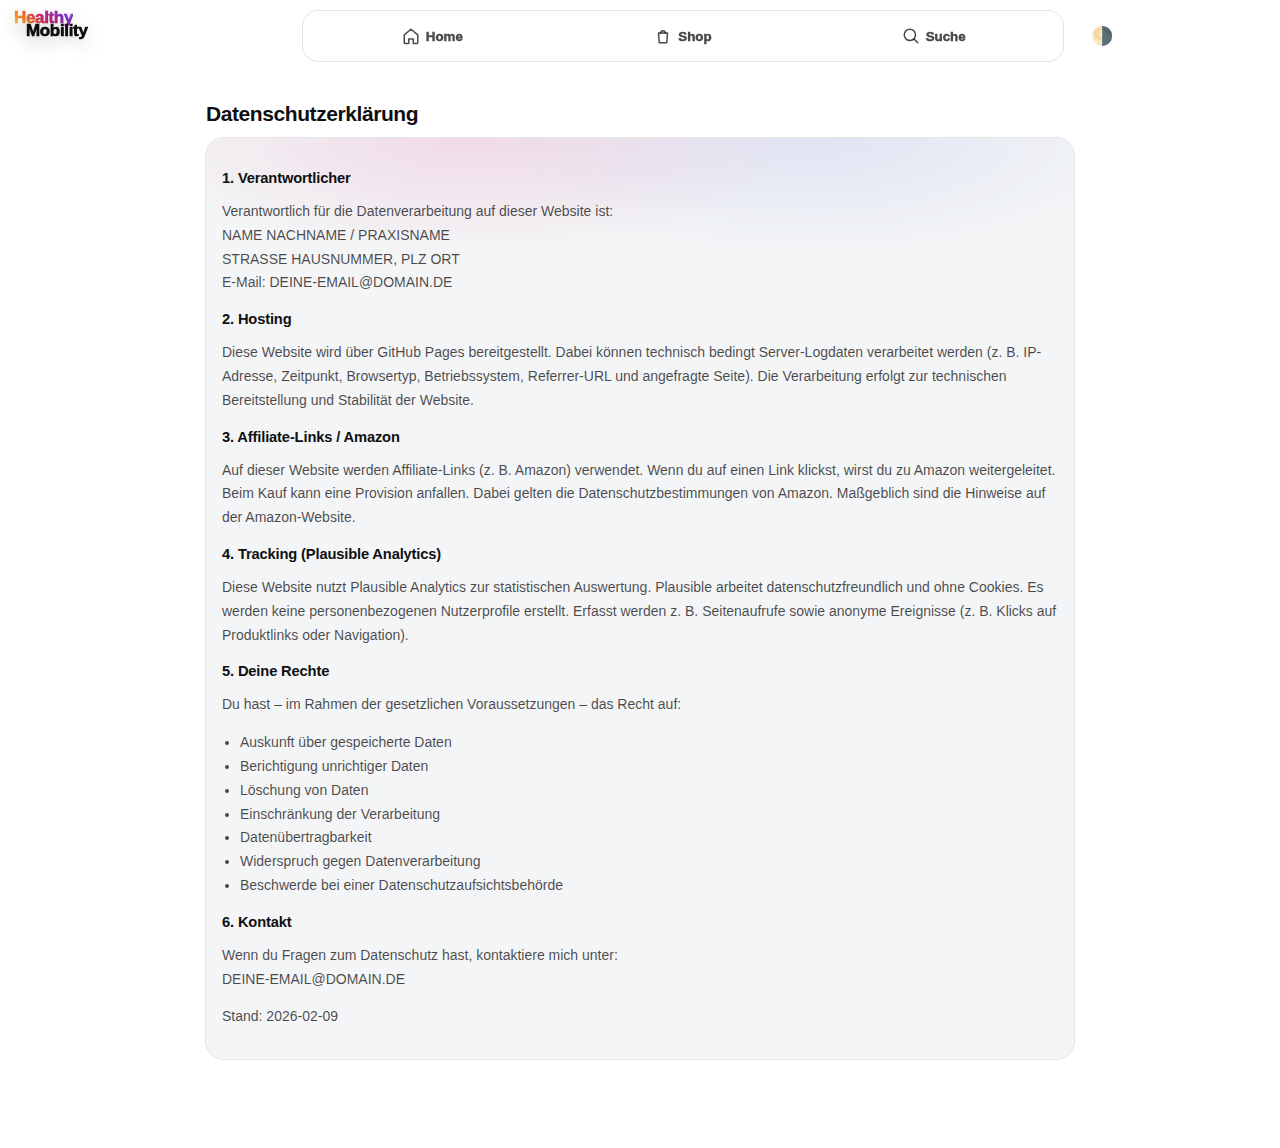
<file: datenschutz.html>
<!DOCTYPE html>
<html lang="de">
<head>
  <meta charset="UTF-8" />
  <meta name="viewport" content="width=device-width, initial-scale=1.0, viewport-fit=cover" />
  <title>Healthy Mobility – Datenschutz</title>

  <script defer data-domain="healthymovement-21.github.io" src="https://plausible.io/js/script.js"></script>

  <style>
    *{ box-sizing:border-box; }
    :root{
      --ig: linear-gradient(45deg,#feda75,#fa7e1e,#d62976,#962fbf,#4f5bd5);
      --bg:#060606;
      --text:#ffffff;
      --muted: rgba(255,255,255,0.78);
      --card:#0f0f10;
      --nav: rgba(255,255,255,0.72);
      --line: rgba(255,255,255,0.12);
      --sat: env(safe-area-inset-top);
      --sar: env(safe-area-inset-right);
      --sab: env(safe-area-inset-bottom);
      --sal: env(safe-area-inset-left);
    }
    [data-theme="light"]{
      --bg:#ffffff;
      --text:#0f0f10;
      --muted: rgba(15,15,16,0.75);
      --card:#f4f5f7;
      --nav: rgba(15,15,16,0.70);
      --line: rgba(0,0,0,0.10);
    }

    html,body{
      margin:0; padding:0;
      background:var(--bg);
      color:var(--text);
      font-family:-apple-system,BlinkMacSystemFont,"Helvetica Neue",Arial,sans-serif;
      overflow-x:hidden;
      font-size:14px;
      scroll-behavior:smooth;
    }

    .top-nav{
      position:fixed;
      top:0;
      left:0;
      right:0;
      z-index:100002;
      padding:
        calc(10px + var(--sat))
        calc(12px + var(--sar))
        10px
        calc(12px + var(--sal));
      pointer-events:none;
    }
    .top-nav .row{
      pointer-events:auto;
      max-width:980px;
      margin:0 auto;
      display:flex;
      align-items:center;
      gap:10px;
      padding-left: clamp(104px, 19vw, 152px);
    }
    .top-nav .bar{
      pointer-events:auto;
      flex:1;
      margin:0;
      background: color-mix(in srgb, var(--bg) 78%, transparent);
      backdrop-filter: blur(14px);
      border:1px solid var(--line);
      border-radius:16px;
      padding:8px;
      display:grid;
      grid-template-columns: repeat(3, 1fr);
      gap:8px;
    }
    .top-btn{
      border:0;
      background:transparent;
      font-weight:950;
      border-radius:12px;
      padding:8px 6px;
      display:flex;
      align-items:center;
      justify-content:center;
      gap:6px;
      cursor:pointer;
      outline:1px solid transparent;
      transition: transform .12s ease, filter .2s ease, color .2s ease, outline-color .2s ease;
      color:var(--muted);
    }
    .top-btn svg{ width:18px; height:18px; display:block; }
    .top-btn.active{
      color:var(--text);
      outline-color: color-mix(in srgb, var(--line) 80%, transparent);
    }
    .top-btn.theme-btn{
      min-width:56px;
      font-size:18px;
      padding:8px 0;
    }
    .brand-floating{
      position:fixed;
      top: calc(10px + var(--sat));
      left: calc(14px + var(--sal));
      z-index:100005;
      text-decoration:none;
      font-weight:1000;
      letter-spacing:-0.02em;
      font-size: clamp(14px, 3.7vw, 17px);
      color:var(--text);
      line-height:0.98;
      display:inline-flex;
      flex-direction:column;
      align-items:flex-start;
      text-shadow: 0 6px 18px rgba(0,0,0,0.25);
      will-change: opacity, transform;
      transition: opacity .24s ease, transform .24s ease;
    }
    .brand-floating span:last-child{
      margin-top:-4px;
      margin-left:12px;
    }
    .brand-floating .glow{
      background:var(--ig);
      -webkit-background-clip:text;
      background-clip:text;
      color:transparent;
    }
    body.logo-scroll-hidden .brand-floating{
      opacity:0;
      transform: translateY(-8px);
      pointer-events:none;
    }

    .wrap{
      max-width:900px;
      margin:0 auto;
      padding:
        calc(92px + var(--sat))
        calc(16px + var(--sar))
        calc(36px + var(--sab))
        calc(16px + var(--sal));
    }
    .card{
      background:var(--card);
      border-radius:18px;
      padding:16px;
      outline:1px solid var(--line);
      position:relative;
      overflow:hidden;
    }
    .card::before{
      content:"";
      position:absolute;
      inset:-2px;
      background:
        radial-gradient(600px 220px at 30% 0%, rgba(214,41,118,0.18), transparent 55%),
        radial-gradient(600px 220px at 70% 0%, rgba(79,91,213,0.16), transparent 55%);
      pointer-events:none;
      opacity:0.75;
    }
    .card > *{ position:relative; z-index:1; }

    h1{ margin:10px 0 12px; font-size:1.5rem; letter-spacing:-0.02em; }
    h2{ margin:16px 0 8px; font-size:1.05rem; letter-spacing:-0.01em; }
    p,li{ color:var(--muted); line-height:1.7; }
    ul{ margin:0 0 12px 18px; padding:0; }

    .scroll-reveal{
      opacity:0;
      transform: translateY(22px) scale(.985);
      transition: opacity .48s ease, transform .48s cubic-bezier(.2,.8,.2,1);
    }
    .scroll-reveal.is-visible{
      opacity:1;
      transform:none;
    }

    .footer{
      max-width:900px;
      margin:18px auto 0;
      padding:14px 16px 0;
      border-top:1px solid var(--line);
      color:var(--muted);
      text-align:center;
      line-height:1.6;
      font-size:0.9rem;
    }
    .footer a{ color:var(--muted); text-decoration:none; font-weight:900; }
    .footer a:hover{ text-decoration:underline; }

  </style>
</head>

<body>
  <a class="brand-floating" href="index.html"><span class="glow">Healthy</span><span>Mobility</span></a>

  <div class="top-nav" role="navigation" aria-label="Top Navigation">
    <div class="row">
      <div class="bar">
        <button class="top-btn" type="button" onclick="go('index.html')">
          <svg viewBox="0 0 24 24" fill="none" aria-hidden="true">
            <path d="M3 10.5L12 3l9 7.5V21a1 1 0 0 1-1 1h-5v-6H9v6H4a1 1 0 0 1-1-1V10.5Z" stroke="currentColor" stroke-width="2" stroke-linejoin="round"/>
          </svg>
          <span>Home</span>
        </button>
        <button class="top-btn" type="button" onclick="go('shop.html')">
          <svg viewBox="0 0 24 24" fill="none" aria-hidden="true">
            <path d="M6 8h12l-1 13H7L6 8Z" stroke="currentColor" stroke-width="2" stroke-linejoin="round"/>
            <path d="M9 8a3 3 0 0 1 6 0" stroke="currentColor" stroke-width="2" stroke-linecap="round"/>
          </svg>
          <span>Shop</span>
        </button>
        <button class="top-btn" type="button" onclick="go('shop.html')">
          <svg viewBox="0 0 24 24" fill="none" aria-hidden="true">
            <path d="M10.5 18a7.5 7.5 0 1 1 0-15 7.5 7.5 0 0 1 0 15Z" stroke="currentColor" stroke-width="2"/>
            <path d="M16.2 16.2 21 21" stroke="currentColor" stroke-width="2" stroke-linecap="round"/>
          </svg>
          <span>Suche</span>
        </button>
      </div>
      <button class="top-btn theme-btn" id="themeBtn" type="button" aria-label="Theme wechseln">🌗</button>
    </div>
  </div>

  <main class="wrap">
    <h1>Datenschutzerklärung</h1>

    <div class="card">
      <h2>1. Verantwortlicher</h2>
      <p>
        Verantwortlich für die Datenverarbeitung auf dieser Website ist:<br>
        NAME NACHNAME / PRAXISNAME<br>
        STRASSE HAUSNUMMER, PLZ ORT<br>
        E-Mail: DEINE-EMAIL@DOMAIN.DE
      </p>

      <h2>2. Hosting</h2>
      <p>
        Diese Website wird über GitHub Pages bereitgestellt. Dabei können technisch bedingt Server-Logdaten verarbeitet werden
        (z. B. IP-Adresse, Zeitpunkt, Browsertyp, Betriebssystem, Referrer-URL und angefragte Seite).
        Die Verarbeitung erfolgt zur technischen Bereitstellung und Stabilität der Website.
      </p>

      <h2>3. Affiliate-Links / Amazon</h2>
      <p>
        Auf dieser Website werden Affiliate-Links (z. B. Amazon) verwendet. Wenn du auf einen Link klickst,
        wirst du zu Amazon weitergeleitet. Beim Kauf kann eine Provision anfallen. Dabei gelten die
        Datenschutzbestimmungen von Amazon. Maßgeblich sind die Hinweise auf der Amazon-Website.
      </p>

      <h2>4. Tracking (Plausible Analytics)</h2>
      <p>
        Diese Website nutzt Plausible Analytics zur statistischen Auswertung. Plausible arbeitet datenschutzfreundlich und ohne Cookies.
        Es werden keine personenbezogenen Nutzerprofile erstellt. Erfasst werden z. B. Seitenaufrufe sowie anonyme Ereignisse
        (z. B. Klicks auf Produktlinks oder Navigation).
      </p>

      <h2>5. Deine Rechte</h2>
      <p>
        Du hast – im Rahmen der gesetzlichen Voraussetzungen – das Recht auf:
      </p>
      <ul>
        <li>Auskunft über gespeicherte Daten</li>
        <li>Berichtigung unrichtiger Daten</li>
        <li>Löschung von Daten</li>
        <li>Einschränkung der Verarbeitung</li>
        <li>Datenübertragbarkeit</li>
        <li>Widerspruch gegen Datenverarbeitung</li>
        <li>Beschwerde bei einer Datenschutzaufsichtsbehörde</li>
      </ul>

      <h2>6. Kontakt</h2>
      <p>
        Wenn du Fragen zum Datenschutz hast, kontaktiere mich unter:<br>
        DEINE-EMAIL@DOMAIN.DE
      </p>

      <p style="margin-top:14px;">
        Stand: 2026-02-09
      </p>
    </div>

    <div class="footer">
      <a href="impressum.html" onclick="track('nav_impressum','footer')">Impressum</a> ·
      <a href="datenschutz.html">Datenschutz</a>
    </div>
  </main>

  <script>
    function track(eventName, label){
      try{ if (window.plausible) window.plausible(eventName, { props:{ label } }); }catch(e){}
    }
    function go(url){ window.location.href = url; }

    const root = document.documentElement;
    const saved = localStorage.getItem("theme");
    if (saved) root.setAttribute("data-theme", saved);
    else {
      const prefersLight = window.matchMedia && window.matchMedia("(prefers-color-scheme: light)").matches;
      root.setAttribute("data-theme", prefersLight ? "light" : "dark");
    }

    document.getElementById("themeBtn").addEventListener("click", () => {
      const cur = root.getAttribute("data-theme") || "dark";
      const next = cur === "dark" ? "light" : "dark";
      root.setAttribute("data-theme", next);
      localStorage.setItem("theme", next);
      track("theme_toggle", next);
    });

    function initScrollReveal(){
      const targets = Array.from(document.querySelectorAll("h1, .card, .footer"));
      if (!("IntersectionObserver" in window)){
        targets.forEach(el => el.classList.add("is-visible"));
        return;
      }
      targets.forEach(el => el.classList.add("scroll-reveal"));
      const io = new IntersectionObserver((entries)=>{
        entries.forEach(entry => {
          entry.target.classList.toggle("is-visible", entry.isIntersecting);
        });
      }, { threshold: 0.2, rootMargin: "0px 0px -10% 0px" });
      targets.forEach(el => io.observe(el));
    }
    initScrollReveal();

    function initLogoOnScroll(){
      const update = () => {
        const y = window.scrollY || window.pageYOffset || 0;
        document.body.classList.toggle("logo-scroll-hidden", y > 4);
      };
      window.addEventListener("scroll", update, { passive:true });
      update();
    }
    initLogoOnScroll();

  </script>
</body>
</html>
</file>
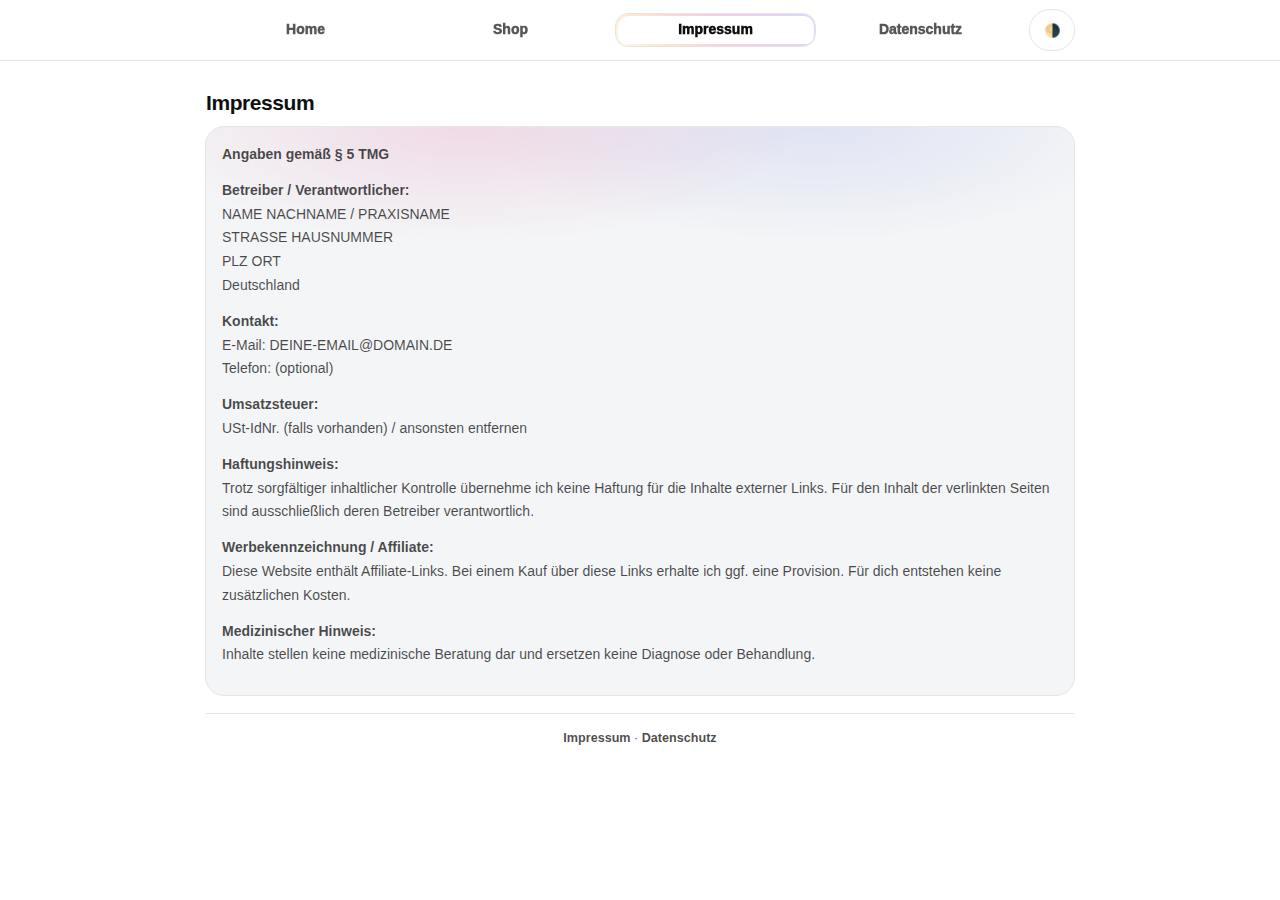
<file: impressum.html>
<!DOCTYPE html>
<html lang="de">
<head>
  <meta charset="UTF-8" />
  <meta name="viewport" content="width=device-width, initial-scale=1.0" />
  <title>Healthy Mobility – Impressum</title>

  <script defer data-domain="healthymovement-21.github.io" src="https://plausible.io/js/script.js"></script>

  <style>
    *{ box-sizing:border-box; }
    :root{
      --ig: linear-gradient(45deg,#feda75,#fa7e1e,#d62976,#962fbf,#4f5bd5);
      --bg:#060606;
      --text:#ffffff;
      --muted: rgba(255,255,255,0.78);
      --card:#0f0f10;
      --nav: rgba(255,255,255,0.72);
      --line: rgba(255,255,255,0.12);
    }
    [data-theme="light"]{
      --bg:#ffffff;
      --text:#0f0f10;
      --muted: rgba(15,15,16,0.75);
      --card:#f4f5f7;
      --nav: rgba(15,15,16,0.70);
      --line: rgba(0,0,0,0.10);
    }

    html,body{
      margin:0; padding:0;
      background:var(--bg);
      color:var(--text);
      font-family:-apple-system,BlinkMacSystemFont,"Helvetica Neue",Arial,sans-serif;
      overflow-x:hidden;
      font-size:14px;
      scroll-behavior:smooth;
    }

    .header{
      position: sticky;
      top: 0;
      z-index: 999;
      background: color-mix(in srgb, var(--bg) 92%, transparent);
      backdrop-filter: blur(10px);
      border-bottom: 1px solid var(--line);
    }
    .header-inner{
      max-width: 900px;
      margin: 0 auto;
      padding: 10px 16px;
      display: grid;
      grid-template-columns: 1fr auto;
      gap: 10px;
      align-items: center;
    }
    .nav{
      display: grid;
      grid-template-columns: repeat(4, minmax(0, 1fr));
      gap: 6px;
      align-items: center;
    }
    .nav a{
      display:block;
      text-align:center;
      text-decoration:none;
      color:var(--nav);
      font-weight:950;
      white-space:nowrap;
      line-height:1.1;
      border-radius:12px;
      padding:8px 6px;
      font-size: clamp(11px, 3.1vw, 14px);
    }
    .nav a:hover{ background:rgba(255,255,255,0.04); }
    [data-theme="light"] .nav a:hover{ background:rgba(0,0,0,0.04); }
    .nav a.active{
      color:var(--text);
      outline:1px solid var(--line);
      position:relative;
      overflow:hidden;
    }
    .nav a.active::before{
      content:"";
      position:absolute;
      inset:0;
      padding:1.5px;
      border-radius:12px;
      background:var(--ig);
      -webkit-mask: linear-gradient(#000 0 0) content-box, linear-gradient(#000 0 0);
      -webkit-mask-composite:xor;
      mask-composite:exclude;
      pointer-events:none;
      opacity:.22;
    }
    .theme-btn{
      height:40px;
      min-width:44px;
      border:0;
      padding:0 12px;
      border-radius:999px;
      font-weight:950;
      cursor:pointer;
      color:var(--text);
      background:transparent;
      outline:1px solid var(--line);
      transition: transform .12s ease, filter .2s ease;
    }
    .theme-btn:hover{ filter: brightness(1.05); }
    .theme-btn:active{ transform: translateY(1px); }

    .wrap{
      max-width:900px;
      margin:0 auto;
      padding:20px 16px 34px;
    }
    .card{
      background:var(--card);
      border-radius:18px;
      padding:16px;
      outline:1px solid var(--line);
      position:relative;
      overflow:hidden;
    }
    .card::before{
      content:"";
      position:absolute;
      inset:-2px;
      background:
        radial-gradient(600px 220px at 30% 0%, rgba(214,41,118,0.18), transparent 55%),
        radial-gradient(600px 220px at 70% 0%, rgba(79,91,213,0.16), transparent 55%);
      pointer-events:none;
      opacity:0.75;
    }
    .card > *{ position:relative; z-index:1; }

    h1{ margin:10px 0 12px; font-size:1.5rem; letter-spacing:-0.02em; }
    p{ color:var(--muted); line-height:1.7; margin:0 0 12px; }

    .footer{
      max-width:900px;
      margin:18px auto 0;
      padding:14px 16px 0;
      border-top:1px solid var(--line);
      color:var(--muted);
      text-align:center;
      line-height:1.6;
      font-size:0.9rem;
    }
    .footer a{ color:var(--muted); text-decoration:none; font-weight:900; }
    .footer a:hover{ text-decoration:underline; }
  </style>
</head>

<body>
  <header class="header">
    <div class="header-inner">
      <nav class="nav" aria-label="Navigation">
        <a href="index.html" onclick="track('nav_home','top')">Home</a>
        <a href="shop.html" onclick="track('nav_shop','top')">Shop</a>
        <a href="impressum.html" class="active">Impressum</a>
        <a href="datenschutz.html" onclick="track('nav_datenschutz','top')">Datenschutz</a>
      </nav>
      <button class="theme-btn" id="themeBtn" type="button" aria-label="Theme wechseln">🌗</button>
    </div>
  </header>

  <main class="wrap">
    <h1>Impressum</h1>

    <div class="card">
      <p><strong>Angaben gemäß § 5 TMG</strong></p>

      <p>
        <strong>Betreiber / Verantwortlicher:</strong><br>
        NAME NACHNAME / PRAXISNAME<br>
        STRASSE HAUSNUMMER<br>
        PLZ ORT<br>
        Deutschland
      </p>

      <p>
        <strong>Kontakt:</strong><br>
        E-Mail: DEINE-EMAIL@DOMAIN.DE<br>
        Telefon: (optional)
      </p>

      <p>
        <strong>Umsatzsteuer:</strong><br>
        USt-IdNr. (falls vorhanden) / ansonsten entfernen
      </p>

      <p>
        <strong>Haftungshinweis:</strong><br>
        Trotz sorgfältiger inhaltlicher Kontrolle übernehme ich keine Haftung für die Inhalte externer Links.
        Für den Inhalt der verlinkten Seiten sind ausschließlich deren Betreiber verantwortlich.
      </p>

      <p>
        <strong>Werbekennzeichnung / Affiliate:</strong><br>
        Diese Website enthält Affiliate-Links. Bei einem Kauf über diese Links erhalte ich ggf. eine Provision.
        Für dich entstehen keine zusätzlichen Kosten.
      </p>

      <p>
        <strong>Medizinischer Hinweis:</strong><br>
        Inhalte stellen keine medizinische Beratung dar und ersetzen keine Diagnose oder Behandlung.
      </p>
    </div>

    <div class="footer">
      <a href="impressum.html">Impressum</a> ·
      <a href="datenschutz.html" onclick="track('nav_datenschutz','footer')">Datenschutz</a>
    </div>
  </main>

  <script>
    function track(eventName, label){
      try{ if (window.plausible) window.plausible(eventName, { props:{ label } }); }catch(e){}
    }

    const root = document.documentElement;
    const saved = localStorage.getItem("theme");
    if (saved) root.setAttribute("data-theme", saved);
    else {
      const prefersLight = window.matchMedia && window.matchMedia("(prefers-color-scheme: light)").matches;
      root.setAttribute("data-theme", prefersLight ? "light" : "dark");
    }

    document.getElementById("themeBtn").addEventListener("click", () => {
      const cur = root.getAttribute("data-theme") || "dark";
      const next = cur === "dark" ? "light" : "dark";
      root.setAttribute("data-theme", next);
      localStorage.setItem("theme", next);
      track("theme_toggle", next);
    });
  </script>
</body>
</html>
</file>
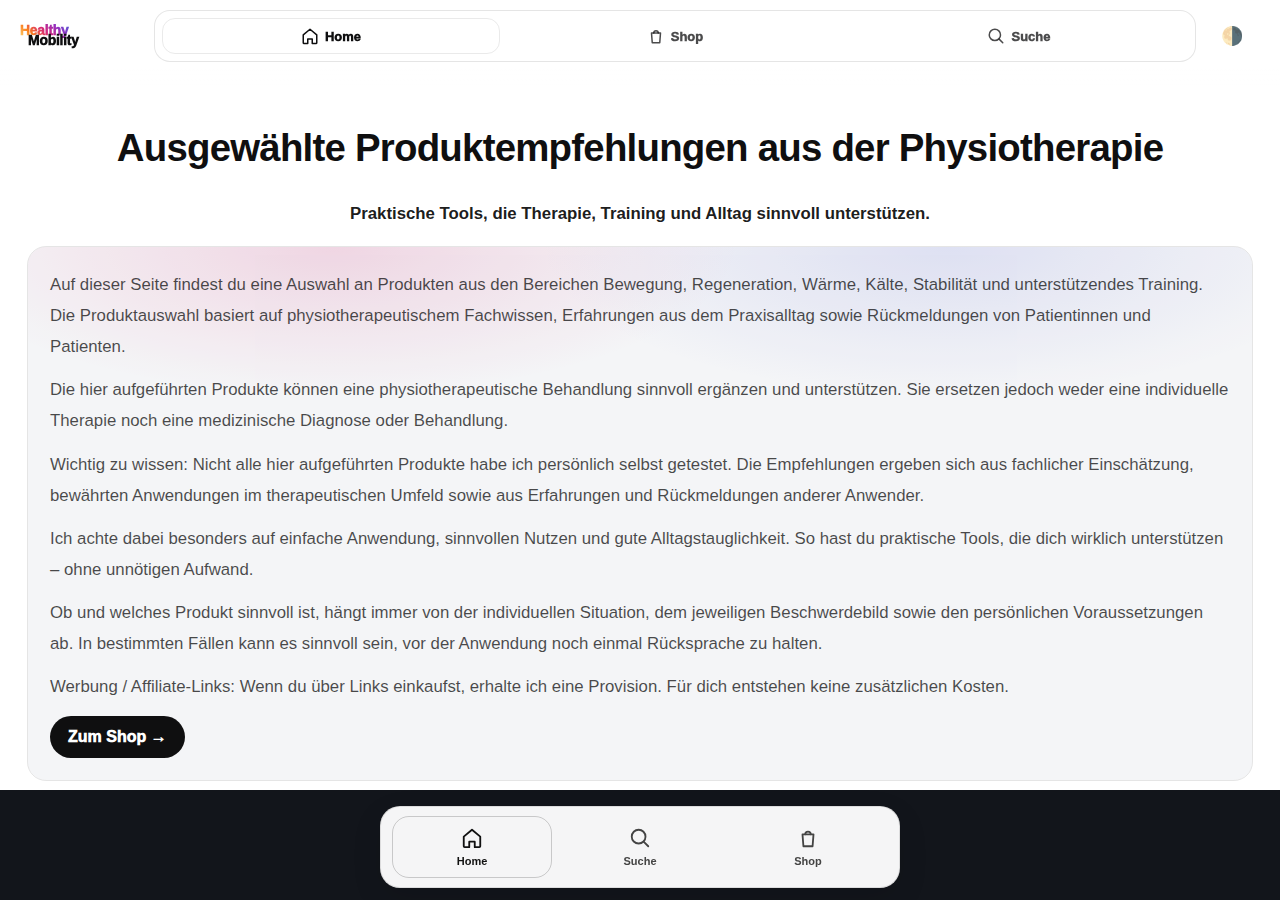
<file: mobile.html>
<!DOCTYPE html>
<html lang="de">
<head>
  <meta charset="UTF-8" />
  <meta name="viewport" content="width=device-width, initial-scale=1.0, viewport-fit=cover" />
  <meta name="theme-color" content="#ffffff" media="(prefers-color-scheme: light)">
  <meta name="theme-color" content="#12151b" media="(prefers-color-scheme: dark)">
  <meta name="theme-color" content="#12151b" id="themeColorMeta">
  <title>Healthy Mobility – Mobile</title>
  <style>
    *{ box-sizing:border-box; }
    html,body{
      margin:0; padding:0;
      height:100svh;
      min-height:100svh;
      overflow:hidden;
      background:#12151b;
      overscroll-behavior: none;
    }
    .swipe-wrap{
      display:flex;
      width:100vw;
      height:100svh;
      min-height:100svh;
      overflow-x:auto;
      overflow-y:hidden;
      scroll-snap-type:x mandatory;
      scroll-snap-stop:always;
      -webkit-overflow-scrolling: touch;
      background:#12151b;
    }
    .panel{
      flex:0 0 100vw;
      height:100svh;
      min-height:100svh;
      scroll-snap-align:start;
      border:0;
      background:#12151b;
      display:block;
      padding-bottom:110px;
      position:relative;
      z-index:1;
    }
    .panel iframe{
      width:100%;
      height:100%;
      border:0;
      display:block;
      background:#12151b;
    }
    .bottom-nav{
      position:fixed;
      left:0; right:0;
      bottom:0;
      padding: 10px 12px calc(12px + env(safe-area-inset-bottom));
      z-index:99999;
    }
    .bottom-nav .bar{
      max-width:520px;
      margin:0 auto;
      background: rgba(12,12,14,0.88);
      backdrop-filter: blur(16px);
      border:1px solid rgba(255,255,255,0.14);
      border-radius:20px;
      padding:10px 12px;
      display:grid;
      grid-template-columns: repeat(3, 1fr);
      gap:10px;
      box-shadow: 0 10px 30px rgba(0,0,0,0.35);
    }
    .nav-btn{
      border:0;
      background:transparent;
      color:#cfd2d8;
      font-weight:800;
      border-radius:16px;
      padding:10px 8px;
      display:flex;
      flex-direction:column;
      align-items:center;
      justify-content:center;
      gap:6px;
      cursor:pointer;
      outline:1px solid transparent;
      transition: color .2s ease, outline-color .2s ease;
    }
    .nav-btn svg{ width:22px; height:22px; display:block; }
    .nav-btn.active{
      color:#ffffff;
      outline-color: rgba(255,255,255,0.22);
    }
    @media (prefers-color-scheme: light){
      .bottom-nav .bar{
        background: rgba(255,255,255,0.96);
        border:1px solid rgba(0,0,0,0.10);
        box-shadow: 0 10px 30px rgba(0,0,0,0.10);
      }
      .nav-btn{ color:#444; }
      .nav-btn.active{
        color:#111;
        outline-color: rgba(0,0,0,0.18);
      }
    }
  </style>
</head>
<body>
  <div class="swipe-wrap" id="swipeWrap">
    <iframe class="panel" src="index.html?panel=1" title="Home"></iframe>
    <iframe class="panel" src="shop.html?panel=1" title="Shop"></iframe>
  </div>
  <div class="bottom-nav" role="navigation" aria-label="Bottom Navigation">
    <div class="bar">
      <button class="nav-btn active" id="navHome" type="button">
        <svg viewBox="0 0 24 24" fill="none" aria-hidden="true">
          <path d="M3 10.5L12 3l9 7.5V21a1 1 0 0 1-1 1h-5v-6H9v6H4a1 1 0 0 1-1-1V10.5Z"
                stroke="currentColor" stroke-width="2" stroke-linejoin="round"/>
        </svg>
        <div style="font-size:11px;">Home</div>
      </button>
      <button class="nav-btn" id="navSearch" type="button">
        <svg viewBox="0 0 24 24" fill="none" aria-hidden="true">
          <path d="M10.5 18a7.5 7.5 0 1 1 0-15 7.5 7.5 0 0 1 0 15Z" stroke="currentColor" stroke-width="2"/>
          <path d="M16.2 16.2 21 21" stroke="currentColor" stroke-width="2" stroke-linecap="round"/>
        </svg>
        <div style="font-size:11px;">Suche</div>
      </button>
      <button class="nav-btn" id="navShop" type="button">
        <svg viewBox="0 0 24 24" fill="none" aria-hidden="true">
          <path d="M6 8h12l-1 13H7L6 8Z" stroke="currentColor" stroke-width="2" stroke-linejoin="round"/>
          <path d="M9 8a3 3 0 0 1 6 0" stroke="currentColor" stroke-width="2" stroke-linecap="round"/>
        </svg>
        <div style="font-size:11px;">Shop</div>
      </button>
    </div>
  </div>
  <script>
    function setThemeBackground(){
      const saved = localStorage.getItem("theme") || "dark";
      const dark = "#12151b";
      const light = "#ffffff";
      const bg = (saved === "light") ? light : dark;
      document.documentElement.style.background = bg;
      document.body.style.background = bg;
      document.getElementById("swipeWrap").style.background = bg;
      const meta = document.getElementById("themeColorMeta");
      if (meta) meta.setAttribute("content", bg);
    }
    setThemeBackground();

    const wrap = document.getElementById('swipeWrap');
    const navHome = document.getElementById('navHome');
    const navShop = document.getElementById('navShop');
    const navSearch = document.getElementById('navSearch');
    function setActive(which){
      navHome.classList.toggle('active', which === 'home');
      navShop.classList.toggle('active', which === 'shop');
    }
    if (location.hash === '#shop'){
      requestAnimationFrame(()=>{ wrap.scrollLeft = window.innerWidth; setActive('shop'); });
    }
    navHome.addEventListener('click', ()=>{ wrap.scrollTo({ left: 0, behavior:'smooth' }); setActive('home'); });
    navShop.addEventListener('click', ()=>{ wrap.scrollTo({ left: window.innerWidth, behavior:'smooth' }); setActive('shop'); });
    navSearch.addEventListener('click', ()=>{
      const active = (wrap.scrollLeft > window.innerWidth/2) ? 'shop' : 'home';
      const frame = active === 'shop' ? wrap.children[1] : wrap.children[0];
      if (frame && frame.contentWindow){ frame.contentWindow.postMessage('openSearch','*'); }
    });
    let snapTimer = null;
    wrap.addEventListener('scroll', ()=>{
      if (snapTimer) clearTimeout(snapTimer);
      snapTimer = setTimeout(()=>{
        const w = window.innerWidth;
        const target = (wrap.scrollLeft > w/2) ? w : 0;
        wrap.scrollTo({ left: target, behavior: 'smooth' });
        setActive(target === 0 ? 'home' : 'shop');
      }, 120);
    }, { passive:true });
  </script>
</body>
</html>
</file>
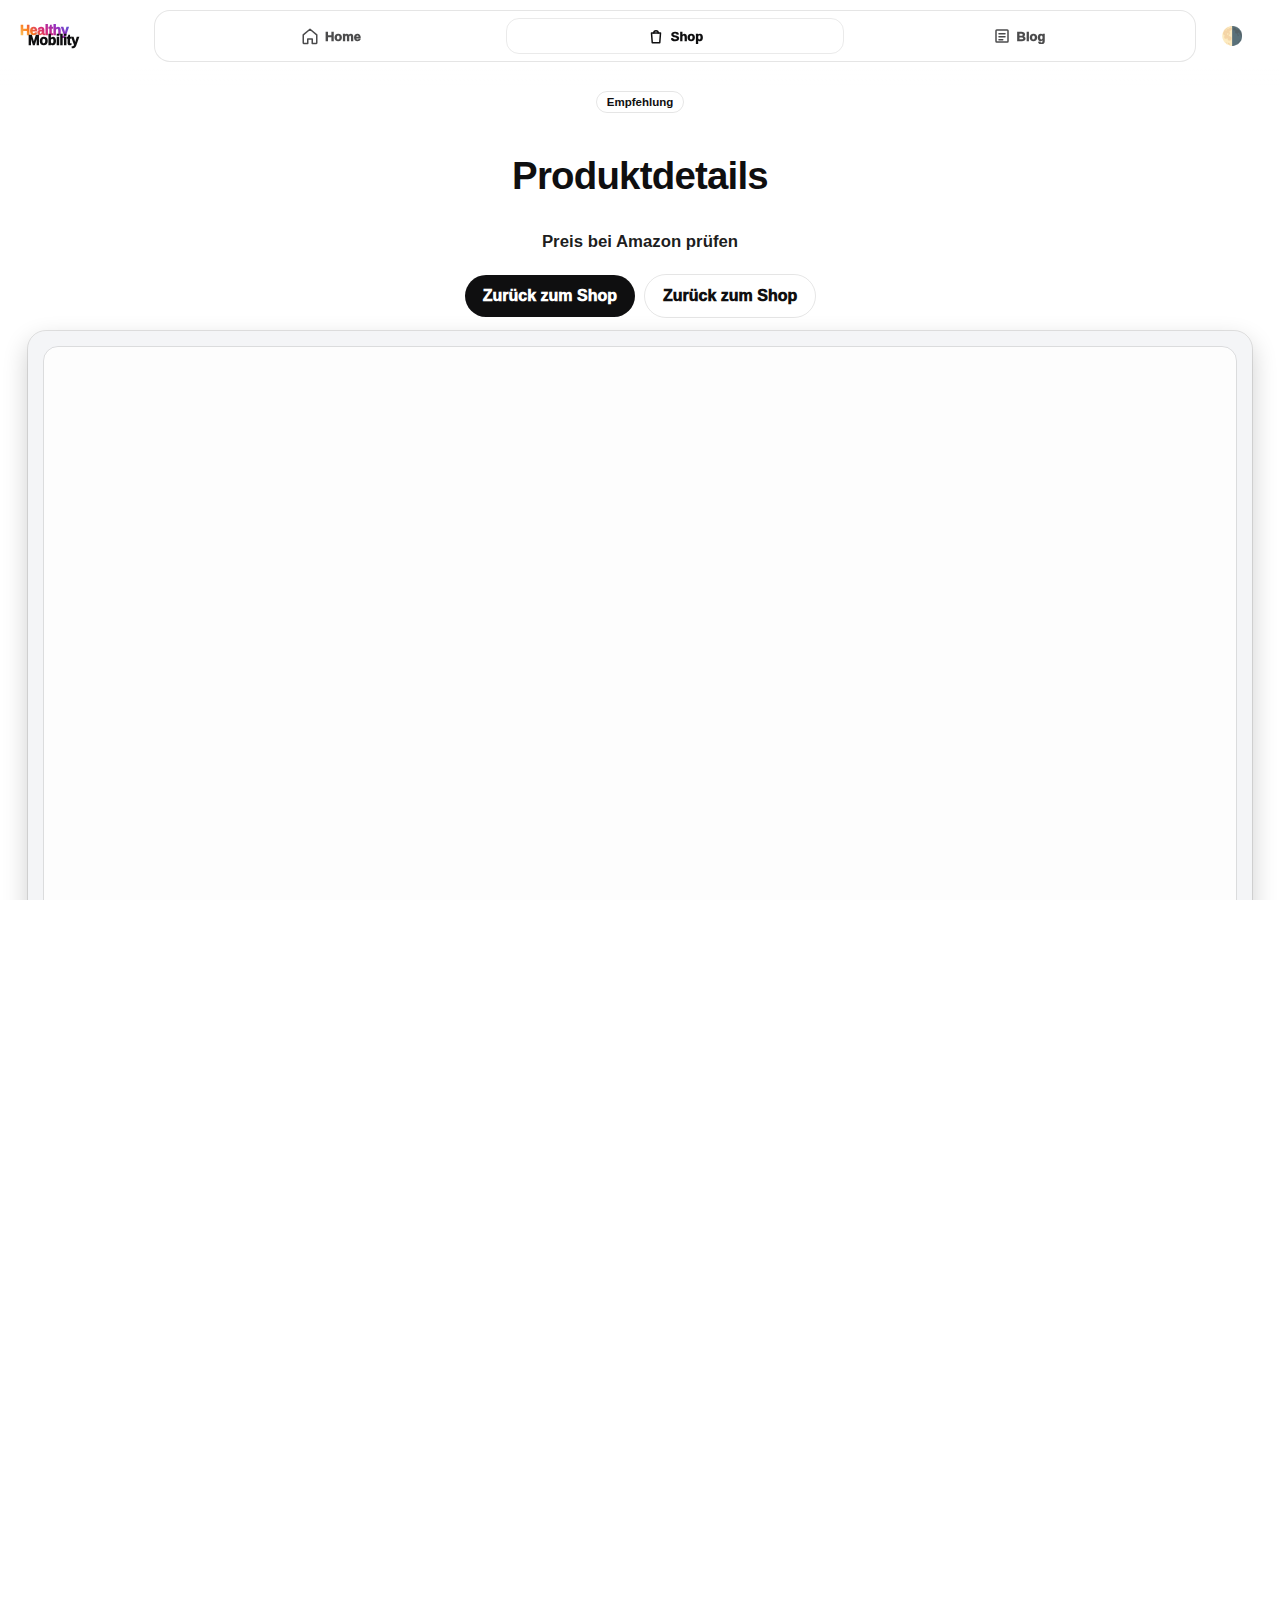
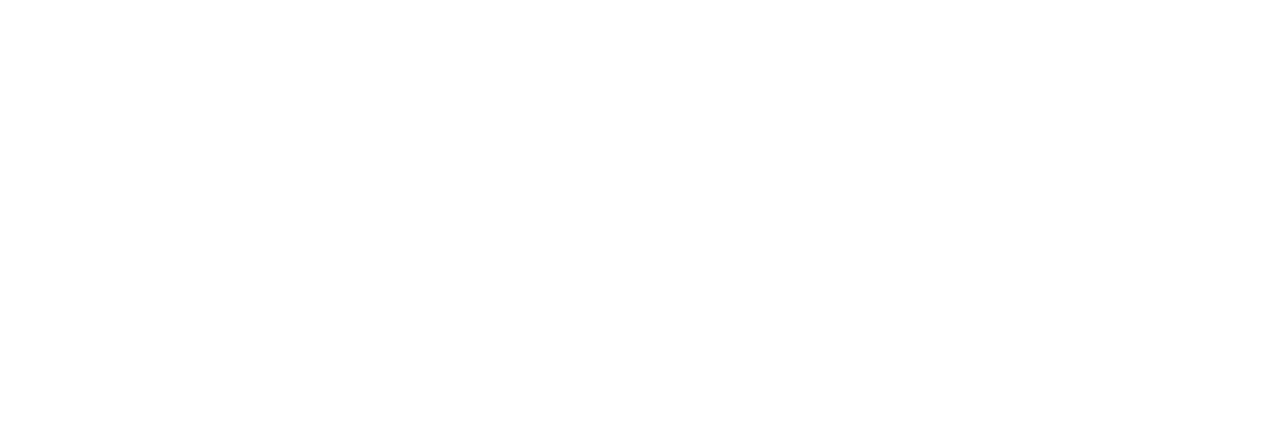
<file: produkt.html>
<!DOCTYPE html>
<html lang="de">
<head>
  <meta charset="UTF-8" />
  <meta name="viewport" content="width=device-width, initial-scale=1.0, viewport-fit=cover" />
  <link rel="manifest" href="manifest.json">
  <meta name="apple-mobile-web-app-capable" content="yes">
  <meta name="apple-mobile-web-app-status-bar-style" content="black-translucent">
  <meta name="apple-mobile-web-app-title" content="Healthy Mobility">
  <meta name="theme-color" content="#ffffff" id="themeColorMeta">
  <title>Healthy Mobility – Produktdetails</title>

  <script defer data-domain="healthymovement-21.github.io" src="https://plausible.io/js/script.js"></script>
  <link rel="stylesheet" href="style.css?v=20260216r">
</head>

<body class="has-top-nav big-layout">
  <div class="top-nav" role="navigation" aria-label="Top Navigation">
    <div class="row">
      <a class="brand-floating" href="index.html" onclick="track('brand_click','product_page')"><span class="glow">Healthy</span><span>Mobility</span></a>
      <div class="bar">
        <button class="top-btn" type="button" onclick="go('index.html')">
          <svg viewBox="0 0 24 24" fill="none" aria-hidden="true">
            <path d="M3 10.5L12 3l9 7.5V21a1 1 0 0 1-1 1h-5v-6H9v6H4a1 1 0 0 1-1-1V10.5Z" stroke="currentColor" stroke-width="2" stroke-linejoin="round"/>
          </svg>
          <span>Home</span>
        </button>
        <button class="top-btn active" type="button" onclick="go('shop.html')">
          <svg viewBox="0 0 24 24" fill="none" aria-hidden="true">
            <path d="M6 8h12l-1 13H7L6 8Z" stroke="currentColor" stroke-width="2" stroke-linejoin="round"/>
            <path d="M9 8a3 3 0 0 1 6 0" stroke="currentColor" stroke-width="2" stroke-linecap="round"/>
          </svg>
          <span>Shop</span>
        </button>
        <button class="top-btn" type="button" onclick="go('blog.html')">
          <svg viewBox="0 0 24 24" fill="none" aria-hidden="true">
            <path d="M5 4h14a1 1 0 0 1 1 1v14a1 1 0 0 1-1 1H5a1 1 0 0 1-1-1V5a1 1 0 0 1 1-1Z" stroke="currentColor" stroke-width="2"/>
            <path d="M8 9h8M8 13h8M8 17h5" stroke="currentColor" stroke-width="2" stroke-linecap="round"/>
          </svg>
          <span>Blog</span>
        </button>
      </div>
      <button class="top-btn theme-btn" id="themeBtn" type="button" aria-label="Theme wechseln">🌗</button>
    </div>
  </div>

  <main class="page">
    <section class="product-detail-head scroll-reveal">
      <div class="meta-chip" id="productCategory">Produkt</div>
      <h1 id="productTitle">Produktdetails</h1>
      <p class="hero-sub" id="productPrice">Preis bei Amazon prüfen</p>
      <div class="cta-row" style="justify-content:center;">
        <a class="cta" id="productAmazonBtn" target="_blank" rel="noopener">Bei Amazon ansehen</a>
        <a class="cta ghost" href="shop.html">Zurück zum Shop</a>
      </div>
    </section>

    <article class="article-full scroll-reveal">
      <div class="detail-media">
        <img id="productImage" alt="Produktbild">
      </div>

      <h3>Was kann das bringen?</h3>
      <p id="productBenefit"></p>

      <h3>Anwendung (Beispiele)</h3>
      <ul id="productUsage" class="checklist"></ul>

      <h3>Praxisbeispiel</h3>
      <p id="productExample"></p>
    </article>

    <section class="coach-form scroll-reveal">
      <h2>Verifizierte Kundenrezensionen</h2>
      <div id="productReviewList" class="review-list"></div>

      <form id="productReviewForm" class="review-form">
        <div class="form-grid">
          <div class="form-row">
            <label for="reviewName">Name (Gast)</label>
            <input id="reviewName" type="text" maxlength="40" placeholder="z. B. Anna">
          </div>
          <div class="form-row">
            <label for="reviewCode">Verifizierungscode</label>
            <input id="reviewCode" type="text" maxlength="24" placeholder="Code nach Kauf">
          </div>
          <div class="form-row full">
            <label for="reviewText">Deine Erfahrung</label>
            <textarea id="reviewText" maxlength="400" required placeholder="z. B. Hat mir in der Reha geholfen, weil ..."></textarea>
          </div>
        </div>
        <div class="cta-row" style="margin-top:8px;">
          <button class="cta" type="submit">Bewertung senden</button>
        </div>
        <div id="reviewFeedback" class="form-note">Nur verifizierte Bewertungen werden direkt veröffentlicht.</div>
      </form>
    </section>

    <div class="footer">
      <a href="shop.html">Shop</a> ·
      <a href="blog.html">Blog</a> ·
      <a href="coaching.html">Coaching</a> ·
      <a href="impressum.html">Impressum</a> ·
      <a href="datenschutz.html">Datenschutz</a>
    </div>
  </main>

  <script>
    function track(eventName, label){
      try{ if (window.plausible) window.plausible(eventName, { props:{ label } }); }catch(e){}
    }
    function go(url){ window.location.assign(url); }

    const PRODUCT_BASE = {
      massagepistole: { name:"Massagepistole", category:"Regeneration", url:"https://amzn.to/45QvJM2", image:"https://m.media-amazon.com/images/I/71mF9hGacPL._AC_SL1500_.jpg" },
      moorkissen: { name:"Moorkissen", category:"Wärme", url:"https://amzn.to/4cgzQ7V", image:"https://m.media-amazon.com/images/I/61vUUfvCJGL._AC_SL1500_.jpg" },
      "knie-kuehlpack": { name:"Knie-Kühlpack", category:"Kälte", url:"https://amzn.to/4qjoAuL", image:"https://m.media-amazon.com/images/I/61NgziXR6CL._AC_SL1500_.jpg" },
      retterspitz: { name:"Retterspitz", category:"Regeneration", url:"https://amzn.to/3ZnEwRS", image:"https://m.media-amazon.com/images/I/61lTf9uosoL._SL1500_.jpg" },
      "macdavid-bandage": { name:"MacDavid Bandage", category:"Stabilität", url:"https://amzn.to/4tvfiin", image:"https://m.media-amazon.com/images/I/71NzwsOViZL._AC_SL1500_.jpg" },
      leukotape: { name:"Leukotape", category:"Stabilität", url:"https://amzn.to/4kplTGW", image:"https://m.media-amazon.com/images/I/61uZ9Pzca6L._AC_SL1250_.jpg" },
      laufband: { name:"Laufband", category:"Training", url:"https://amzn.to/3O9os3F", image:"https://m.media-amazon.com/images/I/61NgziXR6CL._AC_SX425_.jpg" },
      thrombosestrumpf: { name:"Thrombosestrumpf", category:"Regeneration", url:"https://amzn.to/4r3NY91", image:"https://m.media-amazon.com/images/I/81xd-4G5VJL._AC_SX385_.jpg" },
      waermemessgeraet: { name:"Wärmemessgerät", category:"Diagnostik", url:"https://amzn.to/4a6vNtq", image:"https://m.media-amazon.com/images/I/717pPiVFZlL._AC_SX425_.jpg" },
      "aloe-vera-gel": { name:"Aloe-Vera-Gel", category:"Pflege", url:"https://amzn.to/4rftMB6", image:"https://m.media-amazon.com/images/I/71qXwLd5KUL._SY355_.jpg" },
      lymphmassband: { name:"Lymphmaßband", category:"Diagnostik", url:"https://amzn.to/3MvIhSn", image:"https://m.media-amazon.com/images/I/61ztkadSNlL._AC_SL1500_.jpg" },
      "elektrischer-shaker": { name:"Elektrischer Shaker", category:"Training", url:"https://amzn.to/3MhQ1HB", image:"https://m.media-amazon.com/images/I/511mCS65vpL._AC_SL1500_.jpg" },
      "bauerfeind-fussbandage": { name:"BAUERFEIND Fußbandage", category:"Stabilität", url:"https://amzn.to/3MchKJM", image:"https://m.media-amazon.com/images/I/61SmPtvyMcL._AC_SY355_.jpg" },
      "bauerfeind-armbandage": { name:"BAUERFEIND Armbandage", category:"Stabilität", url:"https://amzn.to/4alA3nI", image:"https://m.media-amazon.com/images/I/71WZY82KqNL._AC_SY355_PIbundle-2,TopRight,0,0_SH20_.jpg" },
      "neue-empfehlung-1": { name:"Neue Empfehlung 1", category:"Training", url:"https://amzn.to/4tIZtVq", image:"https://m.media-amazon.com/images/I/61neBIdnKwL._AC_SL1500_.jpg" },
      "neue-empfehlung-2": { name:"Neue Empfehlung 2", category:"Regeneration", url:"https://amzn.to/3ZDThQM", image:"https://m.media-amazon.com/images/I/71ZXju02EjL._AC_SL1500_.jpg" },
      "neue-empfehlung-3": { name:"Neue Empfehlung 3", category:"Stabilität", url:"https://amzn.to/4qCMuBO", image:"https://m.media-amazon.com/images/I/71tCehJ9p9L._AC_SL1500_.jpg" },
      "neue-empfehlung-4": { name:"Neue Empfehlung 4", category:"Diagnostik", url:"https://amzn.to/3MAkkJz", image:"https://m.media-amazon.com/images/I/61UqWKzH5yL._AC_SL1500_.jpg" }
    };

    const PRODUCT_DETAILS = {
      massagepistole: {
        benefit: "Kann helfen, verspannte Muskulatur nach Belastung schneller zu lockern und das Bewegungsgefühl zu verbessern.",
        example: "Empfehlung: nach Training oder langem Sitzen 60-120 Sekunden pro Muskelgruppe, nicht direkt auf Gelenke oder Knochen.",
        usage: ["Niedrige Intensität zum Einstieg wählen", "Pro Bereich kurz und kontrolliert arbeiten", "Bei akuten Entzündungen oder starken Schmerzen pausieren"]
      },
      moorkissen: {
        benefit: "Wärme kann bei muskulärer Spannung und Steifigkeit als unterstützende Maßnahme entspannend wirken.",
        example: "Empfehlung: 15-20 Minuten lokal anwenden, danach kurz nachspüren, ob die Belastung danach besser toleriert wird.",
        usage: ["Temperatur vor der Anwendung prüfen", "Nie auf verletzte oder taube Haut legen", "1-2 Anwendungen täglich reichen in der Regel aus"]
      },
      "knie-kuehlpack": {
        benefit: "Kann in akuten Reizphasen unterstützend wirken, wenn Belastung und Reaktion sauber gesteuert werden.",
        example: "Empfehlung: 10-15 Minuten kühlen, danach Pause und Reaktion des Knies am Folgetag beobachten.",
        usage: ["Kälte nie direkt auf nackte Haut legen", "Zwischen Anwendungen ausreichend Pause lassen", "Bei Taubheitsgefühl oder starker Reizung abbrechen"]
      },
      retterspitz: {
        benefit: "Kann als lokale Zusatzmaßnahme bei gereizten Bereichen genutzt werden und das subjektive Beschwerdegefühl verbessern.",
        example: "Empfehlung: als Wickel im Rahmen einer ruhigen Regenerationsroutine einsetzen.",
        usage: ["Nur äußerlich und gemäß Herstellerangaben anwenden", "Hautreaktion zunächst auf kleiner Fläche testen", "Nicht auf offene Hautstellen auftragen"]
      },
      "macdavid-bandage": {
        benefit: "Kann das Stabilitätsgefühl bei Belastung verbessern und Unsicherheit in frühen Belastungsphasen reduzieren.",
        example: "Empfehlung: bei längeren Alltagswegen oder sportnahen Einheiten als Unterstützung nutzen.",
        usage: ["Bandagegröße passend wählen", "Sitz vor Bewegung prüfen", "Nicht dauerhaft rund um die Uhr tragen"]
      },
      leukotape: {
        benefit: "Kann die Gelenkführung unterstützen und in bestimmten Phasen mehr Stabilitätsgefühl geben.",
        example: "Empfehlung: als Ergänzung bei Belastung einsetzen, nicht als Ersatz für gezielten Kraftaufbau.",
        usage: ["Auf saubere und trockene Haut kleben", "Spannung kontrolliert dosieren", "Bei Hautreizungen sofort entfernen"]
      },
      laufband: {
        benefit: "Ermöglicht planbares Ausdauertraining zu Hause mit kontrollierbarer Geschwindigkeit.",
        example: "Empfehlung: mit Intervallen starten, z. B. 2 Minuten Gehen / 1 Minute zügig, dann langsam steigern.",
        usage: ["Vorher 5 Minuten locker aufwärmen", "Belastung über Tempo oder Dauer erhöhen, nicht beides gleichzeitig", "Nach dem Training kurz auslaufen lassen"]
      },
      thrombosestrumpf: {
        benefit: "Kann den venösen Rückfluss unterstützen, vor allem bei langen Sitzphasen oder reduzierter Bewegung.",
        example: "Empfehlung: bei längeren Ruhezeiten oder Reisen gezielt einsetzen.",
        usage: ["Passende Kompressionsklasse beachten", "Faltenfrei anlegen", "Bei Druckstellen oder Beschwerden Nutzung prüfen lassen"]
      },
      waermemessgeraet: {
        benefit: "Hilft, Temperaturunterschiede objektiver einzuschätzen, statt nur nach Gefühl zu entscheiden.",
        example: "Empfehlung: immer an vergleichbaren Stellen und zu ähnlichen Zeitpunkten messen.",
        usage: ["Messdistanz konstant halten", "Mehrere Messungen vergleichen", "Werte als Verlauf dokumentieren"]
      },
      "aloe-vera-gel": {
        benefit: "Kann die Haut nach thermischen Anwendungen beruhigen und das Hautgefühl verbessern.",
        example: "Empfehlung: dünn auftragen nach Kälte- oder Wärmeanwendung.",
        usage: ["Vorher Hautverträglichkeit testen", "Nur auf intakte Haut auftragen", "Bei Reizung abwaschen und pausieren"]
      },
      lymphmassband: {
        benefit: "Unterstützt eine objektive Verlaufskontrolle bei Schwellungen und macht Fortschritte messbar.",
        example: "Empfehlung: Umfang immer an denselben Punkten dokumentieren.",
        usage: ["Messpunkte markieren", "Uhrzeit der Messung möglichst konstant halten", "Daten über mehrere Wochen vergleichen"]
      },
      "elektrischer-shaker": {
        benefit: "Erleichtert die alltagstaugliche Versorgung rund um Training und Regeneration.",
        example: "Empfehlung: vorab Portionen planen, damit die Umsetzung im Alltag einfacher wird.",
        usage: ["Vor jeder Nutzung sauber spülen", "Flüssigkeitsmenge passend dosieren", "Motorblock nicht in Wasser tauchen"]
      },
      "bauerfeind-fussbandage": {
        benefit: "Kann den Fuß bei Belastung stabilisieren und ein sichereres Bewegungsgefühl vermitteln.",
        example: "Empfehlung: bei längeren Gehstrecken oder sportnahen Belastungen gezielt nutzen.",
        usage: ["Passform und Druckgefühl prüfen", "Mit Schuhwerk testen, das du oft nutzt", "Belastung weiterhin aktiv aufbauen"]
      },
      "bauerfeind-armbandage": {
        benefit: "Kann den Ellenbogen bei Überlastung unterstützen und Beschwerden unter Belastung reduzieren.",
        example: "Empfehlung: bei Zug- und Druckbelastung als ergänzende Unterstützung einsetzen.",
        usage: ["Bandage mit korrekter Position tragen", "Lokal zu hohen Druck vermeiden", "Kraft- und Techniktraining parallel fortführen"]
      },
      "neue-empfehlung-1": {
        benefit: "Kann als ergänzendes Tool im Reha- und Trainingsalltag sinnvoll eingesetzt werden.",
        example: "Empfehlung: zunächst in kleinen Dosen testen und Wirkung dokumentieren.",
        usage: ["Belastung stufenweise erhöhen", "Nur bei klarer Zielsetzung einsetzen", "Wirkung regelmäßig überprüfen"]
      },
      "neue-empfehlung-2": {
        benefit: "Kann in deinem Setup eine sinnvolle Zusatzfunktion für Regeneration oder Stabilität übernehmen.",
        example: "Empfehlung: gezielt in bestehende Routinen integrieren statt zusätzlich zu überladen.",
        usage: ["Mit niedriger Intensität starten", "Alltagstauglich planen", "Reaktion am Folgetag beobachten"]
      },
      "neue-empfehlung-3": {
        benefit: "Kann je nach Zielsetzung als praktische Ergänzung im Belastungsaufbau dienen.",
        example: "Empfehlung: nur dann nutzen, wenn es eine konkrete Lücke im Plan schließt.",
        usage: ["Anwendung vorher fest planen", "Fortschritt notieren", "Bei fehlendem Nutzen wieder entfernen"]
      },
      "neue-empfehlung-4": {
        benefit: "Kann den Reha-Alltag unterstützen, wenn Einsatz und Dosierung strukturiert erfolgen.",
        example: "Empfehlung: mit klaren Kriterien nutzen (wann, wie oft, mit welchem Ziel).",
        usage: ["Regelmäßig und kontrolliert einsetzen", "Nicht mehrere neue Tools gleichzeitig starten", "Anwendung bei Unsicherheit fachlich abstimmen"]
      }
    };

    const SEEDED_REVIEWS = {
      massagepistole: [{ name:"T. M.", text:"Hat mir in der Reha geholfen, weil die Muskulatur nach dem Training schneller locker wurde.", date:"12.02.2026" }],
      moorkissen: [{ name:"S. R.", text:"Nutze es abends bei Nackenverspannung. Danach fühlt sich Bewegung deutlich freier an.", date:"09.02.2026" }]
    };

    const REVIEW_CODE = {
      massagepistole: "HM-MAS-2026", moorkissen: "HM-MOO-2026", "knie-kuehlpack": "HM-KKP-2026", retterspitz: "HM-RET-2026",
      "macdavid-bandage": "HM-MAC-2026", leukotape: "HM-LEU-2026", laufband: "HM-LAU-2026", thrombosestrumpf: "HM-THR-2026",
      waermemessgeraet: "HM-WAE-2026", "aloe-vera-gel": "HM-ALO-2026", lymphmassband: "HM-LYM-2026", "elektrischer-shaker": "HM-SHA-2026",
      "bauerfeind-fussbandage": "HM-BFF-2026", "bauerfeind-armbandage": "HM-BFA-2026", "neue-empfehlung-1": "HM-EMP1-2026",
      "neue-empfehlung-2": "HM-EMP2-2026", "neue-empfehlung-3": "HM-EMP3-2026", "neue-empfehlung-4": "HM-EMP4-2026"
    };

    const verifiedReviewStoreKey = "hm_verified_reviews_v2";
    const pendingReviewStoreKey = "hm_pending_reviews_v2";
    const params = new URLSearchParams(window.location.search);
    const productId = params.get("id") || "";
    const base = PRODUCT_BASE[productId] || {};

    const product = {
      id: productId,
      name: params.get("name") || base.name || "Produktdetails",
      category: params.get("category") || base.category || "Empfehlung",
      price: params.get("price") || "Preis bei Amazon prüfen",
      url: params.get("url") || base.url || "shop.html",
      image: params.get("img") || base.image || ""
    };

    function buildDefaultDetails(p){
      const cat = p.category || "Empfehlung";
      return {
        benefit: `${p.name} kann als ${cat.toLowerCase()}-Tool sinnvoll sein, wenn du Belastung gezielt aufbauen willst.`,
        example: "Empfehlung: klein anfangen, Wirkung beobachten und schrittweise steigern.",
        usage: [
          "Einsatz an dein aktuelles Belastungsniveau anpassen",
          "Regelmaessig statt extrem nutzen",
          "Bei Unsicherheit fachlich rueckkoppeln"
        ]
      };
    }

    function escapeHtml(value){
      return String(value || "").replace(/[&<>"']/g, (s) => ({
        "&":"&amp;",
        "<":"&lt;",
        ">":"&gt;",
        "\"":"&quot;",
        "'":"&#39;"
      }[s]));
    }

    function safeJsonParse(raw, fallback){
      try{ return raw ? JSON.parse(raw) : fallback; }catch(_){ return fallback; }
    }
    function getVerifiedReviewStore(){
      return safeJsonParse(localStorage.getItem(verifiedReviewStoreKey), {});
    }
    function getPendingReviewStore(){
      return safeJsonParse(localStorage.getItem(pendingReviewStoreKey), {});
    }
    function saveVerifiedReviewStore(store){
      localStorage.setItem(verifiedReviewStoreKey, JSON.stringify(store));
    }
    function savePendingReviewStore(store){
      localStorage.setItem(pendingReviewStoreKey, JSON.stringify(store));
    }

    function renderProductData(){
      const details = PRODUCT_DETAILS[product.id] || buildDefaultDetails(product);
      document.getElementById("productCategory").textContent = product.category;
      document.getElementById("productTitle").textContent = product.name;
      document.getElementById("productPrice").textContent = product.price || "Preis bei Amazon prüfen";
      document.getElementById("productBenefit").textContent = details.benefit;
      document.getElementById("productExample").textContent = details.example;
      document.getElementById("productUsage").innerHTML = details.usage.map((item) => `<li>${escapeHtml(item)}</li>`).join("");

      const image = document.getElementById("productImage");
      if (product.image){
        image.src = product.image;
        image.alt = `${product.name} Produktbild`;
      } else {
        image.style.display = "none";
      }

      const amazonBtn = document.getElementById("productAmazonBtn");
      if (product.url && /^https?:\/\//.test(product.url)){
        amazonBtn.href = product.url;
      } else {
        amazonBtn.href = "shop.html";
        amazonBtn.textContent = "Zurück zum Shop";
      }
      amazonBtn.addEventListener("click", () => track("product_affiliate_click", product.name));
      track("product_page_view", product.id || product.name);
    }

    function renderProductReviews(){
      const host = document.getElementById("productReviewList");
      const seeded = SEEDED_REVIEWS[product.id] || [];
      const store = getVerifiedReviewStore();
      const saved = store[product.id] || [];
      const list = seeded.concat(saved);

      if (list.length === 0){
        host.innerHTML = `<div class="review-item"><p class="review-text">Noch keine verifizierte Rezension vorhanden.</p></div>`;
        return;
      }

      host.innerHTML = list.map((r) => `
        <article class="review-item">
          <div class="review-head">
            <div class="review-name">${escapeHtml(r.name)}</div>
            <span class="review-badge">Verifiziert</span>
          </div>
          <p class="review-text">${escapeHtml(r.text)}</p>
          <div class="form-note">${escapeHtml(r.date)}</div>
        </article>
      `).join("");
    }

    document.getElementById("productReviewForm").addEventListener("submit", (e) => {
      e.preventDefault();
      if (!product.id){
        document.getElementById("reviewFeedback").textContent = "Produkt konnte nicht zugeordnet werden.";
        return;
      }
      const name = (document.getElementById("reviewName").value || "").trim() || "Gast";
      const code = (document.getElementById("reviewCode").value || "").trim().toUpperCase();
      const text = (document.getElementById("reviewText").value || "").trim();
      const feedback = document.getElementById("reviewFeedback");

      if (!text){
        feedback.textContent = "Bitte zuerst deine Erfahrung eintragen.";
        return;
      }

      const entry = { name, text, date: new Date().toLocaleDateString("de-DE") };
      const expectedCode = REVIEW_CODE[product.id] || "";

      if (code && expectedCode && code === expectedCode){
        const store = getVerifiedReviewStore();
        store[product.id] = store[product.id] || [];
        store[product.id].unshift(entry);
        saveVerifiedReviewStore(store);
        feedback.textContent = "Danke! Deine verifizierte Bewertung ist jetzt sichtbar.";
        renderProductReviews();
      } else {
        const pending = getPendingReviewStore();
        pending[product.id] = pending[product.id] || [];
        pending[product.id].unshift(entry);
        savePendingReviewStore(pending);
        feedback.textContent = "Danke! Deine Bewertung ist eingegangen und wartet auf Verifizierung.";
      }

      document.getElementById("productReviewForm").reset();
    });

    const themeMeta = document.querySelector('meta[name="theme-color"][id="themeColorMeta"]');
    function setThemeMeta(){
      if (!themeMeta) return;
      const cur = document.documentElement.getAttribute("data-theme") || "dark";
      themeMeta.setAttribute("content", cur === "light" ? "#ffffff" : "#12151b");
    }
    const root = document.documentElement;
    const saved = localStorage.getItem("theme");
    if (saved) root.setAttribute("data-theme", saved);
    else {
      const prefersLight = window.matchMedia && window.matchMedia("(prefers-color-scheme: light)").matches;
      root.setAttribute("data-theme", prefersLight ? "light" : "dark");
    }
    document.getElementById("themeBtn").addEventListener("click", () => {
      const cur = root.getAttribute("data-theme") || "dark";
      const next = cur === "dark" ? "light" : "dark";
      root.setAttribute("data-theme", next);
      localStorage.setItem("theme", next);
      track("theme_toggle", next);
      setThemeMeta();
    });
    setThemeMeta();

    function initScrollReveal(){
      const targets = Array.from(document.querySelectorAll(".scroll-reveal, .footer"));
      if (!("IntersectionObserver" in window)){
        targets.forEach(el => el.classList.add("is-visible"));
        return;
      }
      const io = new IntersectionObserver((entries)=>{
        entries.forEach(entry => entry.target.classList.toggle("is-visible", entry.isIntersecting));
      }, { threshold: 0.16, rootMargin: "0px 0px -8% 0px" });
      targets.forEach(el => io.observe(el));
    }

    renderProductData();
    renderProductReviews();
    initScrollReveal();
  </script>
</body>
</html>
</file>
<file: style.css>
*{ box-sizing:border-box; }

:root{
  --ig: linear-gradient(45deg,#feda75,#fa7e1e,#d62976,#962fbf,#4f5bd5);
  --bg:#060606;
  --text:#ffffff;
  --muted: rgba(255,255,255,0.78);
  --card:#0f0f10;
  --line: rgba(255,255,255,0.12);
  --btnBg:#ffffff;
  --btnText:#000000;

  --sat: env(safe-area-inset-top);
  --sar: env(safe-area-inset-right);
  --sab: env(safe-area-inset-bottom);
  --sal: env(safe-area-inset-left);
}

[data-theme="light"]{
  --bg:#ffffff;
  --text:#0f0f10;
  --muted: rgba(15,15,16,0.75);
  --card:#f4f5f7;
  --line: rgba(0,0,0,0.10);
  --btnBg:#0f0f10;
  --btnText:#ffffff;
}

:root:not([data-theme="light"]){
  --bg:#0a0e15;
  --card:#141a24;
  --line: rgba(255,255,255,0.2);
  --muted: rgba(245,248,255,0.82);
}
:root:not([data-theme="light"]) .top-nav .bar,
:root:not([data-theme="light"]) .bottom-nav .bar,
:root:not([data-theme="light"]) .card,
:root:not([data-theme="light"]) .product,
:root:not([data-theme="light"]) .overlay-panel,
:root:not([data-theme="light"]) .menu .sheet,
:root:not([data-theme="light"]) .empty{
  border:0;
  outline:none;
  background:
    linear-gradient(180deg, rgba(255,255,255,0.08), rgba(255,255,255,0.02)),
    var(--card);
  box-shadow:
    0 22px 46px rgba(2,6,12,0.55),
    inset 0 1px 0 rgba(255,255,255,0.24),
    inset 0 -1px 0 rgba(255,255,255,0.08);
}
:root:not([data-theme="light"]) .product-media{
  border:0;
  outline:none;
  background:
    linear-gradient(180deg, rgba(255,255,255,0.08), rgba(255,255,255,0.02)),
    color-mix(in srgb, var(--bg) 80%, transparent);
  box-shadow:
    inset 0 1px 0 rgba(255,255,255,0.22),
    inset 0 -14px 30px rgba(0,0,0,0.34);
}
:root:not([data-theme="light"]) .btn,
:root:not([data-theme="light"]) .share-btn{
  border:0;
  outline:none;
  background: rgba(255,255,255,0.18);
  box-shadow:
    0 10px 20px rgba(0,0,0,0.26),
    inset 0 1px 0 rgba(255,255,255,0.36);
}
:root:not([data-theme="light"]) .top-btn.active{
  outline-color: transparent;
  background: rgba(255,255,255,0.12);
}

html,body{
  margin:0; padding:0;
  background:var(--bg) !important;
  color:var(--text);
  font-family:-apple-system,BlinkMacSystemFont,"Helvetica Neue",Arial,sans-serif;
  overflow-x:hidden;
  font-size:14px;
  min-height:100dvh;
  min-height:100svh;
  height:100%;
  overscroll-behavior-y: auto;
  touch-action: pan-y;
}
body{
  position:relative;
  min-height:100dvh;
  min-height:100svh;
  background:var(--bg) !important;
}
body::before{
  content:"";
  position:fixed;
  inset:0;
  background:var(--bg);
  z-index:-1;
  pointer-events:none;
}
.page{
  height:auto;
  min-height:100dvh;
  width:100%;
  background:var(--bg);
  overflow:visible;
  overscroll-behavior-y: auto;
  scrollbar-width: none;
}
.page::-webkit-scrollbar{ width:0; height:0; }
.overlay{
  background: color-mix(in srgb, var(--bg) 85%, transparent);
}
body::before{
  content:"";
  display:none;
}
.page, .bottom-nav, .theme-top{ position:relative; z-index:1; }

/* Top navigation (home/shop/search) */
.top-nav{
  position:fixed;
  top:0;
  left:0;
  right:0;
  z-index:100002;
  padding:
    calc(10px + var(--sat))
    calc(12px + var(--sar))
    10px
    calc(12px + var(--sal));
  pointer-events:none;
}
.top-nav::after{
  content:"";
  position:absolute;
  left:0;
  right:0;
  bottom:-14px;
  height:18px;
  background: linear-gradient(to bottom, color-mix(in srgb, var(--bg) 55%, transparent), transparent);
  pointer-events:none;
}
.top-nav .row{
  pointer-events:auto;
  max-width:1240px;
  margin:0 auto;
  display:flex;
  align-items:center;
  gap:8px;
  padding-left: 0;
}
.top-nav .bar{
  pointer-events:auto;
  flex:1;
  margin:0;
  background: color-mix(in srgb, var(--bg) 78%, transparent);
  backdrop-filter: blur(14px);
  border:1px solid var(--line);
  border-radius:16px;
  padding:8px;
  display:grid;
  grid-template-columns: repeat(3, 1fr);
  gap:8px;
}
.top-btn{
  border:0;
  background:transparent;
  color:var(--muted);
  font-weight:950;
  min-width:0;
  border-radius:12px;
  padding:8px 6px;
  display:flex;
  align-items:center;
  justify-content:center;
  gap:6px;
  cursor:pointer;
  outline:1px solid transparent;
  transition: transform .12s ease, filter .2s ease, color .2s ease, outline-color .2s ease;
}
.top-btn svg{ width:18px; height:18px; display:block; flex:0 0 auto; }
.top-btn span{
  min-width:0;
  overflow:hidden;
  text-overflow:ellipsis;
  white-space:nowrap;
  font-size: clamp(11px, 1.4vw, 13px);
}
.top-btn.active{
  color:var(--text);
  outline-color: color-mix(in srgb, var(--line) 80%, transparent);
}
.top-btn.theme-btn{
  min-width:56px;
  font-size:18px;
  padding:8px 0;
}
@media (max-width: 900px){
  .top-nav .row{
    padding-right:56px;
  }
  .top-nav .bar{
    gap:4px;
    padding:6px;
  }
  .top-btn{
    gap:4px;
    padding:7px 4px;
  }
  .top-btn span{
    font-size:11px;
  }
  .top-btn.theme-btn{
    position:fixed;
    top: calc(10px + var(--sat));
    right: calc(12px + var(--sar));
    z-index:100004;
    min-width:44px;
    padding:8px 10px;
    border:1px solid var(--line);
    border-radius:12px;
    background: color-mix(in srgb, var(--bg) 78%, transparent);
    backdrop-filter: blur(14px);
  }
}
.brand-floating{
  position:fixed;
  top: calc(10px + var(--sat));
  left: calc(14px + var(--sal));
  z-index:100005;
  text-decoration:none;
  font-weight:1000;
  letter-spacing:-0.02em;
  font-size: clamp(14px, 3.7vw, 17px);
  color:var(--text);
  line-height:0.98;
  display:inline-flex;
  flex-direction:column;
  align-items:flex-start;
  text-shadow: 0 6px 18px rgba(0,0,0,0.25);
}
body.has-top-nav .top-nav .row > .brand-floating{
  position:relative;
  top:auto;
  left:auto;
  z-index:1;
  flex:0 0 clamp(86px, 12vw, 112px);
  max-width:112px;
  margin-right:0;
  font-size: clamp(11px, 2.1vw, 14px);
  text-shadow:none;
}
body.has-top-nav .top-nav .bar{
  min-width:0;
  margin-left: clamp(8px, 2vw, 14px);
}
.brand-floating span:last-child{
  margin-top:-4px;
  margin-left:8px;
}
.brand-floating .glow{
  background:var(--ig);
  -webkit-background-clip:text;
  background-clip:text;
  color:transparent;
}
@media (max-width: 900px){
  body.has-top-nav .top-nav .row > .brand-floating{
    flex-basis:80px;
    max-width:80px;
    font-size:12px;
  }
  .brand-floating span:last-child{
    margin-left:6px;
  }
}
@media (max-width: 640px){
  body.has-top-nav .top-nav .row > .brand-floating{
    flex-basis:72px;
    max-width:72px;
    font-size:11px;
  }
}
.has-top-nav .overlay{
  align-items:center;
  padding:
    calc(12px + var(--sat))
    calc(14px + var(--sar))
    calc(12px + var(--sab))
    calc(14px + var(--sal));
}
.has-top-nav .overlay-top input{
  text-align:center;
}
.has-top-nav .page{
  padding-top: calc(92px + var(--sat));
  padding-bottom: calc(36px + var(--sab));
}
.has-top-nav .bottom-nav,
.has-top-nav .theme-top{
  display:none !important;
}

.has-top-nav .theme-top{
  display:inline-flex !important;
  align-items:center;
  justify-content:center;
}

/* Full-bleed layout */
.page{
  min-height:100vh;
  min-height:100dvh;
  width:100%;
  background:var(--bg);
  padding:
    calc(12px + var(--sat))
    calc(14px + var(--sar))
    calc(36px + var(--sab))
    calc(14px + var(--sal));
  max-width:1320px;
  margin:0 auto;
  position:relative;
}
.page::before,
.page::after{
  content:"";
  display:none;
}

/* Always top-right theme button */
.theme-top{
  position:fixed;
  top: calc(16px + var(--sat));
  right: calc(18px + var(--sar));
  z-index:100000;
  border:0;
  border-radius:999px;
  padding:10px 12px;
  background: color-mix(in srgb, var(--bg) 72%, transparent);
  backdrop-filter: blur(14px);
  color:var(--text);
  outline:1px solid var(--line);
  font-weight:950;
  cursor:pointer;
}

/* Cards */
.card{
  background:var(--card);
  border-radius:18px;
  padding:16px;
  outline:1px solid var(--line);
  position:relative;
  overflow:hidden;
}
.card::before{
  content:"";
  position:absolute;
  inset:-2px;
  background:
    radial-gradient(700px 260px at 25% 0%, rgba(214,41,118,0.18), transparent 58%),
    radial-gradient(700px 260px at 75% 0%, rgba(79,91,213,0.16), transparent 58%);
  pointer-events:none;
  opacity:0.85;
}
.card > *{ position:relative; z-index:1; }

h1{
  margin:26px 0 18px;
  font-size:1.75rem;
  letter-spacing:-0.02em;
  line-height:1.15;
  text-align:center;
}
.hero-sub{
  text-align:center;
  margin: 0 auto 18px;
  max-width:720px;
  font-weight:900;
  color: color-mix(in srgb, var(--text) 85%, var(--muted));
}

p{
  color:var(--muted);
  line-height:1.7;
  margin:0 0 12px;
  font-size:0.95rem;
}

h2{
  margin:0 0 14px;
  font-size:1.35rem;
  letter-spacing:-0.015em;
}

.hub-section{
  margin-top:22px;
}
.hub-grid{
  display:grid;
  grid-template-columns:repeat(2, minmax(0,1fr));
  gap:14px;
}
.hub-card{
  display:block;
  text-decoration:none;
  color:var(--text);
  background:var(--card);
  border-radius:18px;
  padding:16px;
  outline:1px solid var(--line);
  box-shadow: 0 10px 26px rgba(0,0,0,0.2);
  transition: transform .16s ease, filter .2s ease;
}
.hub-card:hover{ filter: brightness(1.03); }
.hub-card:active{ transform: translateY(1px); }
.hub-card .kicker{
  display:inline-flex;
  padding:4px 9px;
  border-radius:999px;
  font-size:0.72rem;
  font-weight:900;
  letter-spacing:0.02em;
  background: color-mix(in srgb, var(--bg) 64%, transparent);
  outline:1px solid var(--line);
  margin-bottom:10px;
}
.hub-card h3{
  margin:0 0 8px;
  font-size:1.18rem;
  letter-spacing:-0.015em;
}
.hub-card p{
  margin:0 0 12px;
  font-size:0.9rem;
  line-height:1.5;
}
.hub-card span{
  font-weight:900;
  font-size:0.88rem;
}
@media (max-width:900px){
  .hub-grid{ grid-template-columns:1fr; }
}

.article-list,
.coach-grid{
  display:grid;
  grid-template-columns:repeat(2, minmax(0,1fr));
  gap:14px;
}
.article-card,
.coach-card,
.article-full{
  background:var(--card);
  border-radius:18px;
  padding:16px;
  outline:1px solid var(--line);
  box-shadow: 0 10px 26px rgba(0,0,0,0.2);
}
.article-card h3,
.coach-card h3,
.article-full h3{
  margin:0 0 8px;
  font-size:1.2rem;
  letter-spacing:-0.015em;
}
.article-card p,
.coach-card p,
.article-full p{
  margin:0 0 10px;
  font-size:0.94rem;
  line-height:1.62;
}
.article-link{
  text-decoration:none;
  color:var(--text);
  display:block;
}
.article-link:hover{
  filter: brightness(1.03);
}
.meta-chip{
  display:inline-flex;
  align-items:center;
  gap:6px;
  margin-bottom:10px;
  padding:4px 10px;
  border-radius:999px;
  font-size:0.72rem;
  font-weight:900;
  background: color-mix(in srgb, var(--bg) 64%, transparent);
  outline:1px solid var(--line);
}
.checklist{
  margin:0;
  padding-left:18px;
  color:var(--muted);
  line-height:1.7;
}
.checklist li{ margin:0 0 8px; }

.coach-form{
  background:var(--card);
  border-radius:18px;
  padding:16px;
  outline:1px solid var(--line);
  box-shadow: 0 10px 26px rgba(0,0,0,0.2);
  margin-top:14px;
}
.form-grid{
  display:grid;
  grid-template-columns:repeat(2, minmax(0,1fr));
  gap:10px;
}
.form-row{
  display:flex;
  flex-direction:column;
  gap:6px;
}
.form-row.full{ grid-column:1 / -1; }
.form-row label{
  font-size:0.82rem;
  color:var(--muted);
  font-weight:900;
}
.form-row input,
.form-row textarea{
  border:1px solid var(--line);
  background:transparent;
  color:var(--text);
  border-radius:12px;
  padding:10px 11px;
  font:inherit;
}
.form-row textarea{
  min-height:110px;
  resize:vertical;
}
.form-note{
  margin-top:8px;
  color:var(--muted);
  font-size:0.82rem;
}
.big-layout .page{
  max-width:1360px;
}
@media (max-width:900px){
  .article-list,
  .coach-grid,
  .form-grid{
    grid-template-columns:1fr;
  }
}

.scroll-reveal{
  opacity:0;
  transform: translateY(22px) scale(.985);
  transition: opacity .48s ease, transform .48s cubic-bezier(.2,.8,.2,1);
}
.scroll-reveal.is-visible{
  opacity:1;
  transform:none;
}

@media (min-width: 900px){
  html,body{ font-size:16px; }
  h1{ font-size:2.4rem; margin:34px 0 28px; }
  p{ font-size:1.05rem; line-height:1.85; }
  .card{ padding:22px; }
  .page{
    padding:
      calc(26px + var(--sat))
      calc(28px + var(--sar))
      calc(36px + var(--sab))
      calc(28px + var(--sal));
  }
}
@media (max-width: 900px){
  .page{
    padding:
      calc(28px + var(--sat))
      calc(32px + var(--sar))
      calc(44px + var(--sab))
      calc(32px + var(--sal));
  }
}

.cta-row{
  display:flex;
  gap:10px;
  flex-wrap:wrap;
  margin-top:14px;
}
.cta{
  display:inline-flex;
  align-items:center;
  justify-content:center;
  gap:8px;
  padding:12px 18px;
  border-radius:999px;
  text-decoration:none;
  font-weight:950;
  background:var(--btnBg);
  color:var(--btnText);
  transition: transform .12s ease, filter .2s ease;
}
.cta:hover{ filter: brightness(1.02); }
.cta:active{ transform: translateY(1px); }
.cta.ghost{
  background:transparent;
  color:var(--text);
  outline:1px solid var(--line);
}

.product-detail-head{
  margin-bottom:14px;
  text-align:center;
}
.product-detail-head .meta-chip{
  margin-bottom:8px;
}
.detail-media{
  margin:0 0 12px;
  aspect-ratio: 4 / 3;
  border-radius:14px;
  overflow:hidden;
  outline:1px solid var(--line);
  background: color-mix(in srgb, var(--bg) 78%, transparent);
}
.detail-media img{
  width:100%;
  height:100%;
  display:block;
  object-fit:contain;
  object-position:center;
}

/* Footer */
.footer{
  margin-top:18px;
  padding-top:14px;
  border-top:1px solid var(--line);
  color:var(--muted);
  text-align:center;
  line-height:1.6;
  font-size:0.9rem;
}
.footer a{
  color:var(--muted);
  text-decoration:none;
  font-weight:900;
}
.footer a:hover{ text-decoration:underline; }

/* Bottom nav */
.bottom-nav{
  position:fixed;
  left:0; right:0;
  bottom:0;
  padding:
    10px
    calc(12px + var(--sar))
    calc(10px + var(--sab))
    calc(12px + var(--sal));
  z-index:9999;
  pointer-events:none;
  background:transparent;
}
.bottom-nav .bar{
  pointer-events:auto;
  max-width:520px;
  margin:0 auto;
  background: color-mix(in srgb, var(--bg) 72%, transparent);
  backdrop-filter: blur(14px);
  border:1px solid var(--line);
  border-radius:18px;
  padding:10px 10px;
  display:grid;
  grid-template-columns: repeat(3, 1fr);
  gap:8px;
  box-shadow: 0 10px 30px rgba(0,0,0,0.35);
}
.nav-btn{
  border:0;
  background:transparent;
  color:var(--muted);
  font-weight:950;
  border-radius:14px;
  padding:10px 8px;
  display:flex;
  flex-direction:column;
  align-items:center;
  justify-content:center;
  gap:6px;
  cursor:pointer;
  outline:1px solid transparent;
  transition: transform .12s ease, filter .2s ease, color .2s ease, outline-color .2s ease;
}
.nav-btn svg{ width:22px; height:22px; display:block; }
.nav-btn.active{
  color:var(--text);
  outline-color: color-mix(in srgb, var(--line) 80%, transparent);
  position:relative;
  overflow:hidden;
}
.nav-btn.active::before{
  content:"";
  position:absolute;
  inset:0;
  padding:1.5px;
  border-radius:14px;
  background:var(--ig);
  -webkit-mask: linear-gradient(#000 0 0) content-box, linear-gradient(#000 0 0);
  -webkit-mask-composite:xor;
  mask-composite:exclude;
  pointer-events:none;
  opacity:.22;
}
.nav-btn:active{ transform: translateY(1px); }

/* Shop UI (search only) */
.shopbar{
  display:flex;
  align-items:center;
  gap:10px;
  margin:10px 0 14px;
}
.search-group{
  flex:1;
  border:1px solid var(--line);
  border-radius:16px;
  overflow:hidden;
  background:transparent;
}
fieldset.searchbox{ border:0; padding:8px 12px 10px; margin:0; min-width:0; }
fieldset.searchbox legend{
  padding:0 8px;
  color:var(--muted);
  font-weight:950;
  font-size:0.78rem;
  letter-spacing:0.02em;
}
.searchbox input{
  width:100%;
  border:0;
  outline:none;
  background:transparent;
  color:var(--text);
  font-weight:850;
  font-size:0.92rem;
  padding:6px 2px;
}

.product-grid{
  display:grid;
  grid-template-columns:repeat(2, minmax(0,1fr));
  gap:22px;
  padding-top:10px;
}
@media (max-width:760px){
  .product-grid{ grid-template-columns:1fr; }
}
.product{
  position:relative;
  background:var(--card);
  border-radius:16px;
  padding:14px;
  overflow:hidden;
  outline:1px solid var(--line);
  display:flex;
  flex-direction:column;
  gap:6px;
  box-shadow:
    0 10px 30px rgba(0,0,0,0.35);
  transition: opacity .28s ease, transform .28s ease, box-shadow .35s ease, filter .2s ease;
}
.product::before{
  content:"";
  position:absolute;
  inset:-2px;
  border-radius:16px;
  background:
    radial-gradient(600px 220px at 30% 0%, rgba(214,41,118,0.18), transparent 55%),
    radial-gradient(600px 220px at 70% 0%, rgba(79,91,213,0.16), transparent 55%);
  pointer-events:none;
  opacity:0.75;
}
.product > *{ position:relative; z-index:1; }
.product-media{
  margin: -2px -2px 10px;
  border-radius:12px;
  overflow:hidden;
  aspect-ratio: 4 / 3;
  outline:1px solid var(--line);
  background: color-mix(in srgb, var(--bg) 78%, transparent);
}
.product-media img{
  width:100%;
  height:100%;
  display:block;
  object-fit:contain;
  object-position:center;
}

body.scroll-anim .product{
  opacity:1;
  transform:none;
  box-shadow:
    0 10px 30px rgba(0,0,0,0.35);
}
body.scroll-anim .product.active{
  opacity:1;
  transform:none;
  box-shadow:
    0 10px 30px rgba(0,0,0,0.35);
}
.product h3{ margin:0 0 8px; font-size:1.08rem; font-weight:900; letter-spacing:-0.012em; line-height:1.2; }
.product p{ margin:0 0 8px; color:var(--muted); line-height:1.5; font-size:0.9rem; }
.product .why{
  display:none;
}
.price{ display:block; margin:6px 0 4px; font-weight:950; font-size:0.9rem; }
.price-discount{
  margin:0 0 10px;
  color:#73e7a8;
  font-size:0.78rem;
  font-weight:850;
  letter-spacing:0.01em;
}
.btn{
  display:inline-flex;
  align-items:center;
  justify-content:center;
  padding:8px 11px;
  border-radius:999px;
  text-decoration:none;
  font-weight:950;
  color:var(--text);
  background: rgba(255,255,255,0.14);
  border:1px solid rgba(255,255,255,0.52);
  backdrop-filter: blur(8px);
  box-shadow:
    0 10px 18px rgba(0,0,0,0.14),
    inset 0 1px 0 rgba(255,255,255,0.32);
  font-size:0.82rem;
  transition: transform .12s ease, filter .2s ease;
}
.btn:hover{ filter: brightness(1.05); }
.btn:active{ transform: translateY(1px); }
.product-actions{
  display:flex;
  align-items:center;
  gap:8px;
  flex-wrap:wrap;
  margin-top:auto;
}
.product.clickable{ cursor:pointer; }
.share-btn{
  border:0;
  border-radius:999px;
  padding:7px 9px;
  background: color-mix(in srgb, var(--bg) 72%, transparent);
  backdrop-filter: blur(10px);
  color:var(--text);
  outline:1px solid var(--line);
  cursor:pointer;
  display:inline-flex;
  align-items:center;
  justify-content:center;
  min-height:34px;
  transition: transform .12s ease, filter .2s ease;
}
.share-btn svg{ width:18px; height:18px; display:block; }
.share-btn:hover{ filter: brightness(1.05); }
.share-btn:active{ transform: translateY(1px); }
.detail-btn{
  border:0;
  border-radius:999px;
  padding:7px 10px;
  background: color-mix(in srgb, var(--bg) 72%, transparent);
  backdrop-filter: blur(10px);
  color:var(--text);
  outline:1px solid var(--line);
  cursor:pointer;
  font-weight:900;
  font-size:0.8rem;
  min-height:34px;
}
.empty{
  display:none;
  margin: 18px 0 0;
  padding:14px 14px;
  border-radius:16px;
  background:var(--card);
  outline:1px solid var(--line);
  color:var(--muted);
  line-height:1.6;
}
.empty strong{ color:var(--text); }

/* Home overlay search */
.overlay{
  position:fixed;
  inset:0;
  z-index:99998;
  background: rgba(0,0,0,0.62);
  backdrop-filter: blur(10px);
  display:none;
  padding: calc(60px + var(--sat)) calc(14px + var(--sar)) calc(12px + var(--sab)) calc(14px + var(--sal));
  align-items:flex-start;
  justify-content:center;
}
.overlay.open{ display:flex; }

.product-modal{
  position:fixed;
  inset:0;
  z-index:100010;
  display:none;
  align-items:center;
  justify-content:center;
  padding: calc(12px + var(--sat)) calc(14px + var(--sar)) calc(12px + var(--sab)) calc(14px + var(--sal));
  background: rgba(0,0,0,0.6);
  backdrop-filter: blur(8px);
}
.product-modal.open{ display:flex; }
.product-modal-panel{
  width:100%;
  max-width:780px;
  max-height: min(86vh, 780px);
  overflow:auto;
  background:var(--card);
  border-radius:18px;
  outline:1px solid var(--line);
  box-shadow: 0 24px 50px rgba(0,0,0,0.38);
  padding:16px;
}
.product-modal-top{
  display:flex;
  justify-content:space-between;
  align-items:flex-start;
  gap:10px;
}
.product-modal-close{
  border:0;
  border-radius:12px;
  padding:9px 11px;
  background:transparent;
  color:var(--text);
  outline:1px solid var(--line);
  cursor:pointer;
  font-weight:900;
}
.product-meta{
  color:var(--muted);
  font-size:0.84rem;
  margin-top:-4px;
}
.review-block{
  margin-top:12px;
  padding-top:12px;
  border-top:1px solid var(--line);
}
.review-list{
  display:grid;
  gap:10px;
  margin: 0 0 10px;
}
.review-item{
  border-radius:12px;
  padding:10px 11px;
  background: color-mix(in srgb, var(--bg) 75%, transparent);
  outline:1px solid var(--line);
}
.review-head{
  display:flex;
  align-items:center;
  justify-content:space-between;
  gap:8px;
  margin-bottom:6px;
}
.review-name{
  font-weight:900;
  font-size:0.9rem;
}
.review-badge{
  font-size:0.72rem;
  font-weight:900;
  padding:3px 8px;
  border-radius:999px;
  background: rgba(34,197,94,0.2);
  color:#9ef0b6;
  outline:1px solid rgba(34,197,94,0.35);
  white-space:nowrap;
}
.review-text{
  margin:0;
  color:var(--muted);
  line-height:1.55;
  font-size:0.88rem;
}
.review-form{
  margin-top:8px;
}

.overlay-panel{
  max-width:720px;
  margin: 0 auto;
  background: var(--card);
  border-radius:18px;
  outline:1px solid var(--line);
  padding:16px;
  position:relative;
  overflow:hidden;
  width:100%;
  transform: translateY(16px);
  opacity:0;
  transition: transform .28s ease, opacity .28s ease;
  box-shadow: 0 20px 50px rgba(0,0,0,0.35);
}
.overlay.open .overlay-panel{
  transform: translateY(0);
  opacity:1;
}
.overlay-panel::before{
  content:"";
  position:absolute;
  inset:-2px;
  background:
    radial-gradient(700px 260px at 25% 0%, rgba(214,41,118,0.14), transparent 60%),
    radial-gradient(700px 260px at 75% 0%, rgba(79,91,213,0.12), transparent 60%);
  pointer-events:none;
  opacity:0.85;
}
.overlay-panel > *{ position:relative; z-index:1; }

.shop-page .overlay{
  align-items:center;
  padding:
    calc(12px + var(--sat))
    calc(14px + var(--sar))
    calc(12px + var(--sab))
    calc(14px + var(--sal));
}
.shop-page .overlay-top input{
  text-align:center;
}

.overlay-top{
  display:flex;
  gap:10px;
  align-items:center;
}
.overlay-top input{
  flex:1;
  border:1px solid var(--line);
  outline:none;
  background:transparent;
  color:var(--text);
  border-radius:14px;
  padding:12px 12px;
  font-weight:900;
}
.overlay-top button{
  border:0;
  border-radius:14px;
  padding:10px 12px;
  background:transparent;
  color:var(--text);
  outline:1px solid var(--line);
  font-weight:950;
  cursor:pointer;
}

.suggest{
  margin-top:12px;
  display:grid;
  gap:10px;
}
.suggest a,
.suggest .suggest-item{
  border:0;
  width:100%;
  text-align:left;
  text-decoration:none;
  color:var(--text);
  background: rgba(255,255,255,0.03);
  border-radius:14px;
  padding:14px;
  outline:1px solid var(--line);
  display:flex;
  justify-content:space-between;
  gap:10px;
  cursor:pointer;
}
[data-theme="light"] .suggest a,
[data-theme="light"] .suggest .suggest-item{ background: rgba(0,0,0,0.03); }
.suggest .name{ font-weight:950; font-size:1rem; }
.suggest .meta{ color:var(--muted); font-weight:900; white-space:nowrap; font-size:0.95rem; }

/* Home share mini (Apple-like) */
.home-actions{
  position:fixed;
  top: calc(10px + var(--sat));
  left: calc(12px + var(--sal));
  z-index:100000;
  display:flex;
  gap:10px;
}
.icon-btn{
  border:0;
  border-radius:999px;
  padding:10px 12px;
  background: color-mix(in srgb, var(--bg) 72%, transparent);
  backdrop-filter: blur(14px);
  color:var(--text);
  outline:1px solid var(--line);
  font-weight:950;
  cursor:pointer;
}
.icon-btn svg{ width:18px; height:18px; display:block; }
.home-actions{ display:none !important; }

/* share menu */
.menu{
  position:fixed;
  inset:0;
  z-index:100001;
  display:none;
}
.menu.open{ display:block; }
.menu .backdrop{
  position:absolute; inset:0;
  background: rgba(0,0,0,0.55);
  backdrop-filter: blur(10px);
}
.menu .sheet{
  position:absolute;
  left:0; right:0;
  bottom: calc(18px + var(--sab));
  margin:0 auto;
  max-width:520px;
  background: var(--card);
  outline:1px solid var(--line);
  border-radius:18px;
  padding:12px;
}
.menu .sheet button{
  width:100%;
  border:0;
  background:transparent;
  color:var(--text);
  text-align:left;
  padding:12px 12px;
  border-radius:14px;
  cursor:pointer;
  font-weight:950;
  outline:1px solid transparent;
}
.menu .sheet button:hover{ outline-color: var(--line); }
.menu .sheet .muted{ color:var(--muted); font-weight:900; font-size:0.9rem; }

/* Shop header + categories */
.shop-head{
  display:flex;
  align-items:center;
  justify-content:center;
  gap:8px;
  margin-bottom:4px;
  position:relative;
  flex-direction:column;
}
.shop-head h1{
  margin:0;
  cursor:pointer;
  display:inline-flex;
  align-items:center;
  gap:6px;
  font-size:1.6rem;
}
.shop-caret{
  font-size:1.35rem;
  opacity:0.85;
}
.shop-cats{
  display:flex;
  flex-direction:column;
  gap:6px;
  margin: 6px auto 0;
  max-width:240px;
  padding:0;
  overflow:hidden;
  max-height:0;
  opacity:0;
  transform: translateY(-6px);
  transition: max-height .24s ease, opacity .24s ease, transform .24s ease;
}
.shop-cats.open{
  max-height:240px;
  opacity:1;
  transform: translateY(0);
}
.cat-item{
  border:0;
  border-radius:0;
  padding:5px 8px;
  background: transparent;
  outline:0;
  color:var(--text);
  font-weight:500;
  font-size:0.8rem;
  cursor:pointer;
  transition: transform .12s ease, filter .2s ease, color .2s ease;
  text-align:center;
}
.cat-item.active{
  color:var(--text);
  font-weight:800;
}
.cat-item:active{ transform: translateY(1px); }
.shop-spacer{
  height:64px;
  transition: height .24s ease;
}
body.cats-open .shop-spacer{ height:74px; }
.price-update-note{
  margin: 2px auto 12px;
  max-width:680px;
  text-align:center;
  color:var(--muted);
  font-size:0.8rem;
  line-height:1.45;
}
.price-update-note.is-live{
  color:#73e7a8;
}
body.cats-open .product-grid,
body.cats-open .empty,
body.cats-open .footer{
  transform: translateY(10px);
}
.product-grid,
.empty,
.footer{
  transition: transform .24s ease;
}

/* ===== FULL-BLEED BACKGROUND LAYER (wie Home "durchgezogen") ===== */
body::before{
  content:"";
  position:fixed;
  inset:0;
  z-index:-1;
  pointer-events:none;

  /* weicher IG/Glow-Hintergrund statt "schwarz rand" */
  background:
    radial-gradient(900px 380px at 18% 0%, rgba(214,41,118,0.16), transparent 62%),
    radial-gradient(900px 380px at 82% 0%, rgba(79,91,213,0.14), transparent 62%),
    radial-gradient(900px 420px at 50% 110%, rgba(250,126,30,0.08), transparent 65%),
    var(--bg);
}

/* Light Mode: dezenter */
[data-theme="light"] body::before{
  background:
    radial-gradient(900px 380px at 18% 0%, rgba(214,41,118,0.10), transparent 62%),
    radial-gradient(900px 380px at 82% 0%, rgba(79,91,213,0.10), transparent 62%),
    radial-gradient(900px 420px at 50% 110%, rgba(250,126,30,0.06), transparent 65%),
    var(--bg);
}
/* ===== Shop: gleicher Fullscreen-Flow wie Home (kein fixed Overlay) ===== */
.flow-layout .bottom-nav{
  position: static !important;     /* statt fixed */
  left:auto; right:auto; bottom:auto;
  padding: 18px 0 0 !important;
  pointer-events: auto !important;
}

.flow-layout .bottom-nav .bar{
  max-width: 980px;               /* Desktop schöner */
  margin: 0 auto;
  box-shadow: none;               /* weniger "schwebend" */
}

.flow-layout .page{
  padding-bottom: calc(24px + var(--sab)) !important; /* nicht mehr 90px Platz für fixed nav */
}

/* ===== SHOP: Navigation NICHT fixed (normaler Page-Flow) ===== */
.bottom-nav.static-nav{
  position: static !important;
  left:auto !important; right:auto !important; bottom:auto !important;
  padding: 18px 0 calc(18px + var(--sab)) !important;
  pointer-events: auto !important;
}

.bottom-nav.static-nav .bar{
  max-width: 980px;
  margin: 0 auto;
  box-shadow: none !important;
}

/* Shop-Seite: nicht so viel Platz unten reservieren (weil kein fixed Overlay) */
body.shop-flow .page{
  padding-bottom: calc(24px + var(--sab)) !important;
}

/* Optional: wenn du den Theme-Button im Shop nicht "overlay" willst:
   (ich lasse ihn standardmäßig FIXED, weil du das immer oben rechts wolltest)
*/
/*
body.shop-flow .theme-top{
  position: sticky !important;
  top: calc(12px + var(--sat));

}
*/

/* --- iOS Safe-Area / Black-Bars Fix (ADD ONLY) --- */
html, body {
  height: 100%;
  background: var(--bg, #050506);
}

/* moderner als 100vh auf iOS */
body {
  min-height: 100svh;
}

/* Safe-Area oben/unten mit Hintergrund füllen */
:root {
  --sat: env(safe-area-inset-top);
  --sab: env(safe-area-inset-bottom);
}

/* Dein Top-Theme-Button bleibt oben rechts, aber unter der Notch */
.theme-top {
  top: calc(var(--sat) + 10px) !important;
}

/* Bottom-Bar sitzt nicht auf dem Home-Indicator, sondern darüber */
.bottom-nav {
  padding-bottom: calc(var(--sab) + 8px) !important;
  background: transparent;
}

/* Wenn irgendein Wrapper transparent ist, bleibt trotzdem BG gefüllt */
.page, main, .overlay {
  background: transparent;
}

/* --- iOS: Bottom Safe-Area / Black Bar Fix --- */
html, body {
  height: 100%;
  background: var(--bg, #050506);
}

body {
  min-height: 100dvh;   /* neuere iOS */
  min-height: 100svh;   /* stabil auf iOS */
  padding-bottom: env(safe-area-inset-bottom);
}

/* falls du einen "page"-Scroller hast */
.page {
  min-height: 100svh;
  padding-bottom: calc(env(safe-area-inset-bottom) + 12px);
}

/* Bottom-Navigation sitzt über dem Home-Indicator */
.bottom-nav {
  padding-bottom: calc(env(safe-area-inset-bottom) + 8px) !important;
}
</file>
